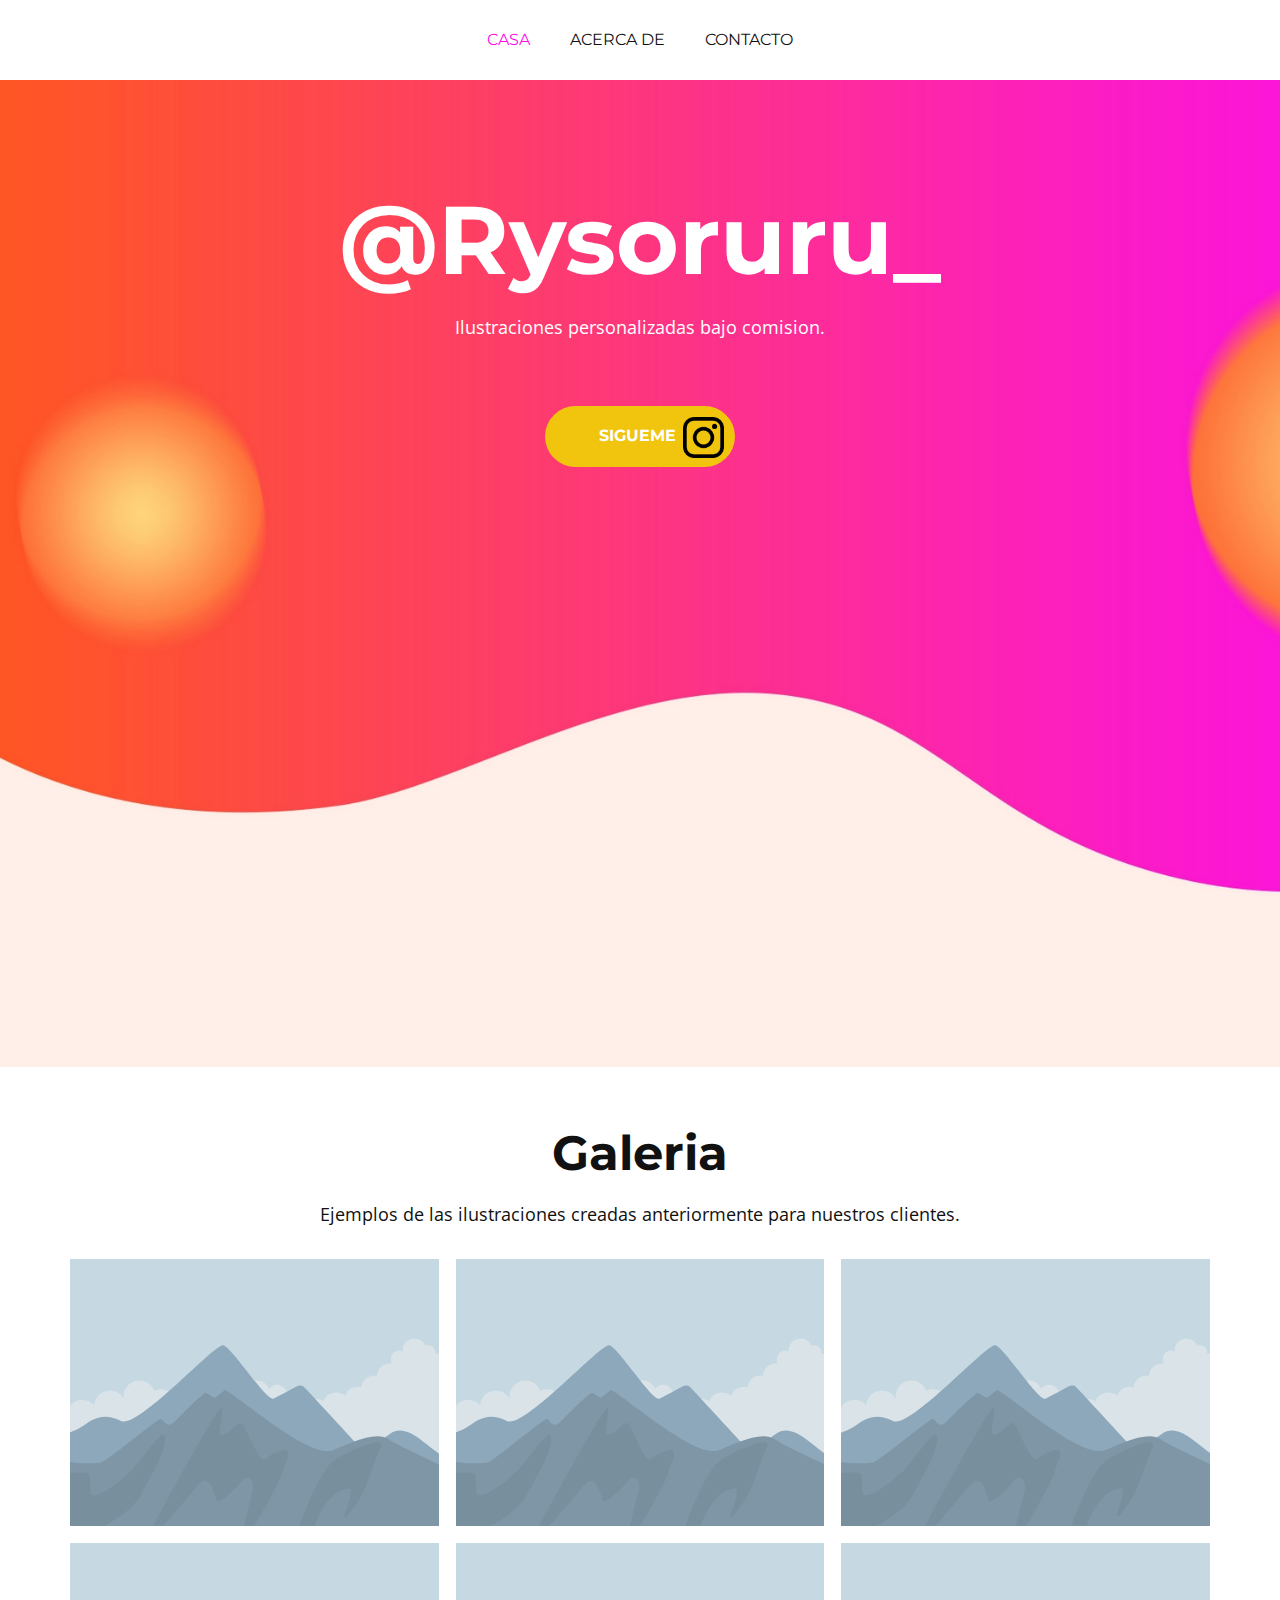
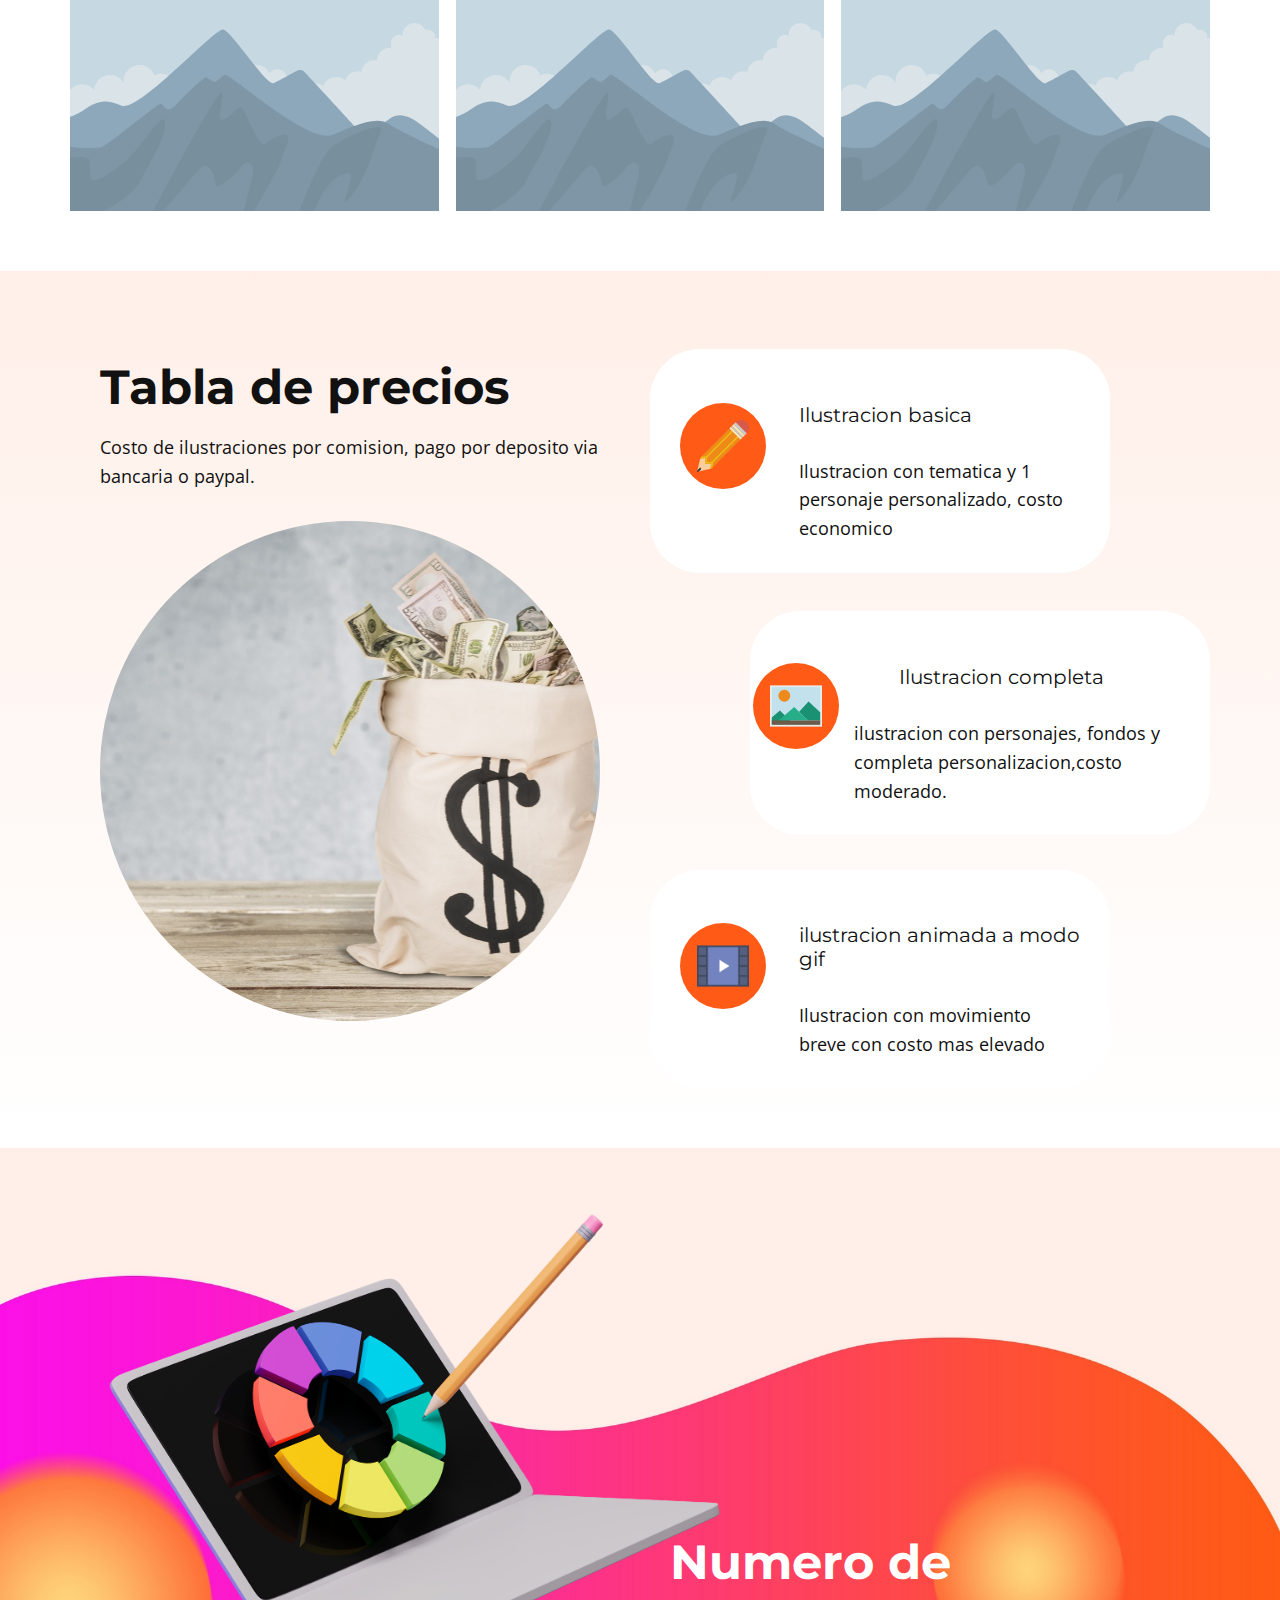
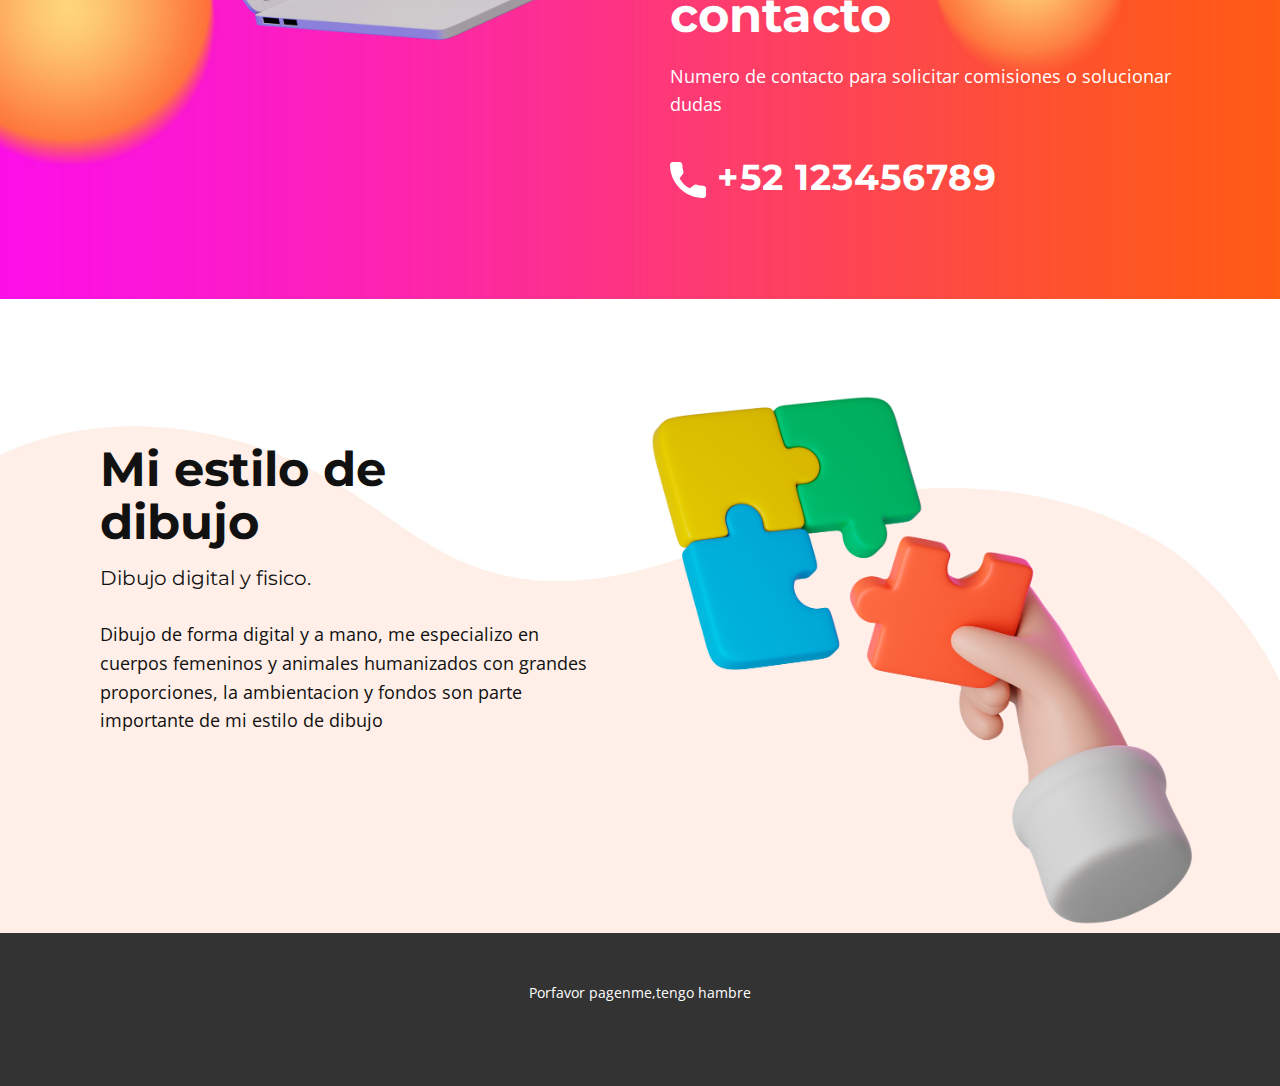
<file: Casa.html>
<!DOCTYPE html>
<html style="font-size: 16px;" lang="es"><head>
    <meta name="viewport" content="width=device-width, initial-scale=1.0">
    <meta charset="utf-8">
    <meta name="keywords" content="​SEO Marketing Services, ​Boosts Your Website Traffic, ​Let’s work together, ​What We Offer, What our clients say, ​Our Case Studies, Get in Touch">
    <meta name="description" content="">
    <title>Casa</title>
    <link rel="stylesheet" href="nicepage.css" media="screen">
<link rel="stylesheet" href="Casa.css" media="screen">
    <script class="u-script" type="text/javascript" src="jquery.js" defer=""></script>
    <script class="u-script" type="text/javascript" src="nicepage.js" defer=""></script>
    <meta name="generator" content="Nicepage 5.6.2, nicepage.com">
    <link id="u-theme-google-font" rel="stylesheet" href="https://fonts.googleapis.com/css?family=Roboto:100,100i,300,300i,400,400i,500,500i,700,700i,900,900i|Open+Sans:300,300i,400,400i,500,500i,600,600i,700,700i,800,800i">
    <link id="u-page-google-font" rel="stylesheet" href="https://fonts.googleapis.com/css?family=Montserrat:100,100i,200,200i,300,300i,400,400i,500,500i,600,600i,700,700i,800,800i,900,900i">
    
    
    
    
    
    
    <script type="application/ld+json">{
		"@context": "http://schema.org",
		"@type": "Organization",
		"name": ""
}</script>
    <meta name="theme-color" content="#fc10e7">
    <meta property="og:title" content="Casa">
    <meta property="og:type" content="website">
  <meta data-intl-tel-input-cdn-path="intlTelInput/"></head>
  <body class="u-body u-xl-mode" data-lang="es"><header class="u-clearfix u-container-align-center u-header u-header" id="sec-1c6a"><div class="u-clearfix u-sheet u-sheet-1">
        <nav class="u-menu u-menu-dropdown u-offcanvas u-menu-1">
          <div class="menu-collapse u-custom-font u-font-montserrat" style="font-size: 1rem; letter-spacing: 0px; text-transform: uppercase;">
            <a class="u-button-style u-custom-left-right-menu-spacing u-custom-padding-bottom u-custom-top-bottom-menu-spacing u-nav-link u-text-active-palette-1-base u-text-hover-palette-2-base" href="#" data-lang-en="{&quot;content&quot;:&quot;<svg class=\&quot;u-svg-link\&quot; viewBox=\&quot;0 0 24 24\&quot;><use xmlns:xlink=\&quot;http://www.w3.org/1999/xlink\&quot; xlink:href=\&quot;#menu-hamburger\&quot;></use></svg><svg class=\&quot;u-svg-content\&quot; version=\&quot;1.1\&quot; id=\&quot;menu-hamburger\&quot; viewBox=\&quot;0 0 16 16\&quot; x=\&quot;0px\&quot; y=\&quot;0px\&quot; xmlns:xlink=\&quot;http://www.w3.org/1999/xlink\&quot; xmlns=\&quot;http://www.w3.org/2000/svg\&quot;>    <g>        <rect y=\&quot;1\&quot; width=\&quot;16\&quot; height=\&quot;2\&quot;></rect>        <rect y=\&quot;7\&quot; width=\&quot;16\&quot; height=\&quot;2\&quot;></rect>        <rect y=\&quot;13\&quot; width=\&quot;16\&quot; height=\&quot;2\&quot;></rect>    </g></svg>&quot;,&quot;href&quot;:&quot;#&quot;}">
              <svg class="u-svg-link" viewBox="0 0 24 24"><use xmlns:xlink="http://www.w3.org/1999/xlink" xlink:href="#menu-hamburger"></use></svg>
              <svg class="u-svg-content" version="1.1" id="menu-hamburger" viewBox="0 0 16 16" x="0px" y="0px" xmlns:xlink="http://www.w3.org/1999/xlink" xmlns="http://www.w3.org/2000/svg"><g><rect y="1" width="16" height="2"></rect><rect y="7" width="16" height="2"></rect><rect y="13" width="16" height="2"></rect>
</g></svg>
            </a>
          </div>
          <div class="u-nav-container">
            <ul class="u-custom-font u-font-montserrat u-nav u-unstyled u-nav-1"><li class="u-nav-item"><a class="u-button-style u-nav-link u-text-active-palette-1-base u-text-hover-palette-2-base" href="Casa.html" style="padding: 10px 20px;" data-lang-en="{&quot;content&quot;:&quot;Casa&quot;,&quot;href&quot;:&quot;Casa.html&quot;}">Casa</a>
</li><li class="u-nav-item"><a class="u-button-style u-nav-link u-text-active-palette-1-base u-text-hover-palette-2-base" href="Acerca-de.html" style="padding: 10px 20px;" data-lang-en="{&quot;content&quot;:&quot;Acerca de&quot;,&quot;href&quot;:&quot;Acerca-de.html&quot;}">Acerca de</a>
</li><li class="u-nav-item"><a class="u-button-style u-nav-link u-text-active-palette-1-base u-text-hover-palette-2-base" href="Contacto.html" style="padding: 10px 20px;" data-lang-en="{&quot;content&quot;:&quot;Contacto&quot;,&quot;href&quot;:&quot;Contacto.html&quot;}">Contacto</a>
</li></ul>
          </div>
          <div class="u-nav-container-collapse">
            <div class="u-black u-container-style u-inner-container-layout u-opacity u-opacity-95 u-sidenav">
              <div class="u-inner-container-layout u-sidenav-overflow">
                <div class="u-menu-close"></div>
                <ul class="u-align-center u-nav u-popupmenu-items u-unstyled u-nav-2"><li class="u-nav-item"><a class="u-button-style u-nav-link" href="Casa.html" data-lang-en="{&quot;content&quot;:&quot;Casa&quot;,&quot;href&quot;:&quot;Casa.html&quot;}">Casa</a>
</li><li class="u-nav-item"><a class="u-button-style u-nav-link" href="Acerca-de.html" data-lang-en="{&quot;content&quot;:&quot;Acerca de&quot;,&quot;href&quot;:&quot;Acerca-de.html&quot;}">Acerca de</a>
</li><li class="u-nav-item"><a class="u-button-style u-nav-link" href="Contacto.html" data-lang-en="{&quot;content&quot;:&quot;Contacto&quot;,&quot;href&quot;:&quot;Contacto.html&quot;}">Contacto</a>
</li></ul>
              </div>
            </div>
            <div class="u-black u-menu-overlay u-opacity u-opacity-70"></div>
          </div>
        </nav>
      </div></header>
    <section class="u-clearfix u-image u-section-1" id="sec-e460" data-image-width="2008" data-image-height="1205">
      <div class="u-clearfix u-sheet u-valign-middle-sm u-sheet-1">
        <h1 class="u-align-center u-text u-text-body-alt-color u-text-1" data-lang-en="​SEO Marketing Services"> @Rysoruru_</h1>
        <p class="u-align-center u-text u-text-body-alt-color u-text-default u-text-2" data-lang-en="Sample text. Click to select the Text Element.">Ilustraciones personalizadas bajo comision.</p>
        <a href="https://www.youtube.com/watch?v=YwonxZP7y1o" class="u-align-left u-border-none u-btn u-button-style u-palette-3-base u-text-body-alt-color u-btn-1" data-lang-en="{&quot;content&quot;:&quot;start now&quot;,&quot;href&quot;:&quot;https://www.youtube.com/watch?v=YwonxZP7y1o&quot;}">Sigueme&nbsp;</a>
        <img class="u-image u-image-default u-preserve-proportions u-image-1" src="images/87390.png" alt="" data-image-width="512" data-image-height="512">
      </div>
    </section>
    <section class="u-align-center u-clearfix u-section-2" id="sec-000f">
      <div class="u-clearfix u-sheet u-valign-middle u-sheet-1">
        <h2 class="u-text u-text-default u-text-1">Galeria</h2>
        <p class="u-text u-text-2">Ejemplos de las ilustraciones creadas anteriormente para nuestros clientes.</p>
        <div class="u-expanded-width u-gallery u-layout-grid u-lightbox u-show-text-on-hover u-gallery-1">
          <div class="u-gallery-inner u-gallery-inner-1">
            <div class="u-effect-fade u-gallery-item">
              <div class="u-back-slide">
                <img class="u-back-image u-expanded" src="[data-uri]">
              </div>
              <div class="u-over-slide u-shading u-over-slide-1">
                <h3 class="u-gallery-heading"></h3>
                <p class="u-gallery-text"></p>
              </div>
            </div>
            <div class="u-effect-fade u-gallery-item">
              <div class="u-back-slide">
                <img class="u-back-image u-expanded" src="[data-uri]">
              </div>
              <div class="u-over-slide u-shading u-over-slide-2">
                <h3 class="u-gallery-heading"></h3>
                <p class="u-gallery-text"></p>
              </div>
            </div>
            <div class="u-effect-fade u-gallery-item">
              <div class="u-back-slide">
                <img class="u-back-image u-expanded" src="[data-uri]">
              </div>
              <div class="u-over-slide u-shading u-over-slide-3">
                <h3 class="u-gallery-heading"></h3>
                <p class="u-gallery-text"></p>
              </div>
            </div>
            <div class="u-effect-fade u-gallery-item">
              <div class="u-back-slide">
                <img class="u-back-image u-expanded" src="[data-uri]">
              </div>
              <div class="u-over-slide u-shading u-over-slide-4">
                <h3 class="u-gallery-heading"></h3>
                <p class="u-gallery-text"></p>
              </div>
            </div>
            <div class="u-effect-fade u-gallery-item">
              <div class="u-back-slide">
                <img class="u-back-image u-expanded" src="[data-uri]">
              </div>
              <div class="u-over-slide u-shading u-over-slide-5">
                <h3 class="u-gallery-heading"></h3>
                <p class="u-gallery-text"></p>
              </div>
            </div>
            <div class="u-effect-fade u-gallery-item">
              <div class="u-back-slide">
                <img class="u-back-image u-expanded" src="[data-uri]">
              </div>
              <div class="u-over-slide u-shading u-over-slide-6">
                <h3 class="u-gallery-heading"></h3>
                <p class="u-gallery-text"></p>
              </div>
            </div>
          </div>
        </div>
      </div>
    </section>
    <section class="u-clearfix u-gradient u-section-3" id="sec-bde7">
      <div class="u-clearfix u-sheet u-sheet-1">
        <div class="u-clearfix u-expanded-width u-gutter-20 u-layout-wrap u-layout-wrap-1">
          <div class="u-layout">
            <div class="u-layout-row">
              <div class="u-size-30">
                <div class="u-layout-col">
                  <div class="u-container-style u-layout-cell u-size-60 u-layout-cell-1">
                    <div class="u-container-layout u-container-layout-1">
                      <h2 class="u-text u-text-default u-text-1" data-lang-en="​What We Offer">Tabla de precios</h2>
                      <p class="u-text u-text-default u-text-2" data-lang-en="​Delectus recteque has ne, no pro tation commodo. Ea libris utamur vix, in sumo augue soluta vis. Image from <a href=&quot;https://freepik.com&quot; class=&quot;u-active-none u-border-none u-btn u-button-link u-button-style u-hover-none u-none u-text-palette-1-base u-block-e173-20&quot; style=&quot;background-image: none; padding-top: 0; padding-bottom: 0; padding-left: 0; padding-right: 0&quot;>Freepik</a>">Costo de ilustraciones por comision, pago por deposito via bancaria o paypal.</p>
                      <div class="u-expanded-width u-image u-image-circle u-preserve-proportions u-image-1" alt="" data-image-width="4275" data-image-height="3000">
                        <div class="u-preserve-proportions-child" style="padding-top: 100%;"></div>
                      </div>
                    </div>
                  </div>
                </div>
              </div>
              <div class="u-size-30">
                <div class="u-layout-col">
                  <div class="u-container-style u-layout-cell u-size-20 u-layout-cell-2">
                    <div class="u-container-layout u-container-layout-2">
                      <div class="u-container-style u-group u-radius-50 u-shape-round u-white u-group-1">
                        <div class="u-container-layout u-valign-middle-md u-valign-middle-sm u-container-layout-3"><span class="u-icon u-icon-circle u-palette-2-base u-icon-1"><svg class="u-svg-link" preserveAspectRatio="xMidYMin slice" viewBox="0 0 53.255 53.255" style=""><use xmlns:xlink="http://www.w3.org/1999/xlink" xlink:href="#svg-d843"></use></svg><svg class="u-svg-content" viewBox="0 0 53.255 53.255" x="0px" y="0px" id="svg-d843" style="enable-background:new 0 0 53.255 53.255;"><path style="fill:#D75A4A;" d="M39.598,2.343c3.124-3.124,8.19-3.124,11.314,0s3.124,8.19,0,11.314L39.598,2.343z"></path><polygon style="fill:#ED8A19;" points="42.426,17.899 16.512,43.814 15.982,48.587 44.548,20.02 44.548,20.02 "></polygon><polygon style="fill:#ED8A19;" points="10.325,42.93 15.098,42.4 41.012,16.485 36.77,12.243 10.855,38.157 "></polygon><polygon style="fill:#ED8A19;" points="35.356,10.829 33.234,8.707 33.234,8.707 4.668,37.273 9.441,36.743 "></polygon><polygon style="fill:#C7CAC7;" points="48.79,15.778 48.79,15.778 50.912,13.657 39.598,2.343 37.476,4.465 37.477,4.465 "></polygon><polygon style="fill:#C7CAC7;" points="36.062,5.879 36.062,5.879 34.648,7.293 34.648,7.293 45.962,18.606 45.962,18.606 
	47.376,17.192 47.376,17.192 "></polygon><path style="fill:#FBCE9D;" d="M14.424,44.488l-5.122,0.569c-0.036,0.004-0.073,0.006-0.109,0.006c0,0-0.001,0-0.001,0H9.192H9.192
	c-0.001,0-0.001,0-0.001,0c-0.036,0-0.073-0.002-0.109-0.006c-0.039-0.004-0.071-0.026-0.108-0.035
	c-0.072-0.017-0.141-0.035-0.207-0.067c-0.05-0.024-0.093-0.053-0.138-0.084c-0.057-0.04-0.109-0.083-0.157-0.134
	c-0.038-0.04-0.069-0.081-0.1-0.127c-0.038-0.057-0.069-0.116-0.095-0.181c-0.022-0.054-0.038-0.107-0.05-0.165
	c-0.007-0.032-0.024-0.059-0.028-0.092c-0.004-0.038,0.01-0.073,0.01-0.11c0-0.038-0.014-0.072-0.01-0.11l0.569-5.122l-5.122,0.569
	c-0.037,0.004-0.075,0.006-0.111,0.006c-0.079,0-0.152-0.024-0.227-0.042L0.442,51.399l2.106-2.106c0.391-0.391,1.023-0.391,1.414,0
	s0.391,1.023,0,1.414l-2.106,2.106l12.03-2.864c-0.026-0.109-0.043-0.222-0.03-0.339L14.424,44.488z"></path><path style="fill:#38454F;" d="M3.962,49.293c-0.391-0.391-1.023-0.391-1.414,0l-2.106,2.106L0,53.255l1.856-0.442l2.106-2.106
	C4.352,50.316,4.352,49.684,3.962,49.293z"></path><polygon style="fill:#F2ECBF;" points="48.79,15.778 37.477,4.465 37.476,4.465 36.062,5.879 36.062,5.879 47.376,17.192 
	47.376,17.192 48.79,15.778 "></polygon><path style="fill:#EBBA16;" d="M41.012,16.485L15.098,42.4l-4.773,0.53l0.53-4.773L36.77,12.243l-1.414-1.414L9.441,36.743
	l-4.773,0.53l-1.133,1.133l-0.228,0.957c0.075,0.018,0.147,0.042,0.227,0.042c0.036,0,0.074-0.002,0.111-0.006l5.122-0.569
	l-0.569,5.122c-0.004,0.038,0.01,0.073,0.01,0.11c0,0.038-0.014,0.072-0.01,0.11c0.004,0.033,0.021,0.06,0.028,0.092
	c0.012,0.057,0.029,0.112,0.05,0.165c0.026,0.064,0.057,0.124,0.095,0.181c0.03,0.045,0.063,0.088,0.1,0.127
	c0.047,0.05,0.1,0.094,0.157,0.134c0.044,0.031,0.089,0.061,0.138,0.084c0.065,0.031,0.135,0.05,0.207,0.067
	c0.038,0.009,0.069,0.03,0.108,0.035c0.036,0.004,0.072,0.006,0.109,0.006h0.001h0h0.001h0.001c0,0,0.001,0,0.001,0h0
	c0.035,0,0.072-0.002,0.109-0.006l5.122-0.569l-0.569,5.122c-0.013,0.118,0.004,0.23,0.03,0.339l0.963-0.229l1.133-1.132l0.53-4.773
	l25.914-25.915L41.012,16.485z"></path><polygon style="fill:#F2ECBF;" points="45.962,18.606 34.648,7.293 34.648,7.293 33.234,8.707 33.234,8.707 35.356,10.829 
	36.77,12.243 41.012,16.485 42.426,17.899 44.548,20.02 44.548,20.02 45.962,18.606 "></polygon></svg></span>
                          <h5 class="u-text u-text-default-lg u-text-default-xl u-text-3" data-lang-en="consulting">Ilustracion basica</h5>
                          <p class="u-text u-text-4" data-lang-en="Sample text. Click to select the Text Element.">Ilustracion con tematica y 1 personaje personalizado, costo economico&nbsp;</p>
                        </div>
                      </div>
                    </div>
                  </div>
                  <div class="u-container-align-right u-container-style u-layout-cell u-size-20 u-layout-cell-3">
                    <div class="u-container-layout u-container-layout-4">
                      <div class="u-container-style u-group u-radius-50 u-shape-round u-white u-group-2">
                        <div class="u-container-layout u-container-layout-5"><span class="u-icon u-icon-circle u-palette-2-base u-icon-2"><svg class="u-svg-link" preserveAspectRatio="xMidYMin slice" viewBox="0 0 58 58" style=""><use xmlns:xlink="http://www.w3.org/1999/xlink" xlink:href="#svg-a8af"></use></svg><svg class="u-svg-content" viewBox="0 0 58 58" x="0px" y="0px" id="svg-a8af" style="enable-background:new 0 0 58 58;"><rect x="1" y="7" style="fill:#C3E1ED;stroke:#E7ECED;stroke-width:2;stroke-miterlimit:10;" width="56" height="44"></rect><circle style="fill:#ED8A19;" cx="16" cy="17.569" r="6.569"></circle><polygon style="fill:#1A9172;" points="56,36.111 55,35 43,24 32.5,35.5 37.983,40.983 42,45 56,45 "></polygon><polygon style="fill:#1A9172;" points="2,49 26,49 21.983,44.983 11.017,34.017 2,41.956 "></polygon><rect x="2" y="45" style="fill:#6B5B4B;" width="54" height="5"></rect><polygon style="fill:#25AE88;" points="37.983,40.983 27.017,30.017 10,45 42,45 "></polygon></svg></span>
                          <h5 class="u-text u-text-default-lg u-text-default-xl u-text-5" data-lang-en="production">Ilustracion completa</h5>
                          <p class="u-text u-text-6" data-lang-en="Sample text. Click to select the Text Element.">ilustracion con personajes, fondos y completa personalizacion,costo moderado.</p>
                        </div>
                      </div>
                    </div>
                  </div>
                  <div class="u-container-style u-layout-cell u-size-20 u-layout-cell-4">
                    <div class="u-container-layout u-valign-bottom-lg u-valign-bottom-xl u-container-layout-6">
                      <div class="u-container-style u-group u-radius-50 u-shape-round u-white u-group-3">
                        <div class="u-container-layout u-valign-bottom-lg u-valign-bottom-md u-valign-bottom-sm u-valign-bottom-xl u-container-layout-7"><span class="u-file-icon u-icon u-icon-circle u-palette-2-base u-icon-3"><img src="images/148709.png" alt=""></span>
                          <h5 class="u-text u-text-default-lg u-text-default-xl u-text-7" data-lang-en="support">ilustracion animada a modo gif</h5>
                          <p class="u-text u-text-8" data-lang-en="Sample text. Click to select the Text Element.">Ilustracion con movimiento breve con costo mas elevado</p>
                        </div>
                      </div>
                    </div>
                  </div>
                </div>
              </div>
            </div>
          </div>
        </div>
      </div>
    </section>
    <section class="u-clearfix u-container-align-center u-image u-section-4" id="sec-a3a3" data-image-width="2008" data-image-height="1205">
      <div class="u-clearfix u-sheet u-valign-middle-lg u-valign-middle-md u-valign-middle-xl u-sheet-1">
        <div class="u-clearfix u-expanded-width u-layout-wrap u-layout-wrap-1">
          <div class="u-layout">
            <div class="u-layout-row">
              <div class="u-container-style u-layout-cell u-size-30 u-layout-cell-1">
                <div class="u-container-layout u-container-layout-1">
                  <img class="u-expanded-width-sm u-expanded-width-xs u-image u-image-contain u-image-default u-image-1" src="images/17879734_5883631.png" alt="" data-image-width="1500" data-image-height="1065">
                </div>
              </div>
              <div class="u-container-style u-layout-cell u-size-30 u-layout-cell-2">
                <div class="u-container-layout u-valign-bottom u-container-layout-2">
                  <h2 class="u-text u-text-body-alt-color u-text-default u-text-1" data-lang-en="​Let’s work together"> Numero de contacto</h2>
                  <p class="u-text u-text-body-alt-color u-text-default u-text-2" data-lang-en="​Delectus recteque has ne, no pro tation commodo. Ea libris utamur vix, in sumo augue soluta vis.">Numero de contacto para solicitar comisiones o solucionar dudas</p>
                  <a href="https://nicepage.com/c/medicine-science-html-templates" class="u-active-none u-btn u-button-style u-hover-none u-none u-text-body-alt-color u-text-hover-palette-3-light-3 u-btn-1" data-lang-en="{&quot;content&quot;:&quot;​<span class=\&quot;u-icon u-text-white\&quot; style=\&quot;\&quot;><svg xmlns=\&quot;http://www.w3.org/2000/svg\&quot; xmlns:xlink=\&quot;http://www.w3.org/1999/xlink\&quot; version=\&quot;1.1\&quot; xml:space=\&quot;preserve\&quot; class=\&quot;u-svg-content\&quot; viewBox=\&quot;0 0 405.333 405.333\&quot; x=\&quot;0px\&quot; y=\&quot;0px\&quot; style=\&quot;width: 1em; height: 1em;\&quot; data-color=\&quot;#000000\&quot;><path d=\&quot;M373.333,266.88c-25.003,0-49.493-3.904-72.704-11.563c-11.328-3.904-24.192-0.896-31.637,6.699l-46.016,34.752    c-52.8-28.181-86.592-61.952-114.389-114.368l33.813-44.928c8.512-8.512,11.563-20.971,7.915-32.64    C142.592,81.472,138.667,56.96,138.667,32c0-17.643-14.357-32-32-32H32C14.357,0,0,14.357,0,32    c0,205.845,167.488,373.333,373.333,373.333c17.643,0,32-14.357,32-32V298.88C405.333,281.237,390.976,266.88,373.333,266.88z\&quot;></path></svg><img></span>&amp;nbsp;+1 (234) 567-8910&quot;,&quot;href&quot;:&quot;https://nicepage.com/c/medicine-science-html-templates&quot;}"><span class="u-icon u-text-white"><svg class="u-svg-content" viewBox="0 0 405.333 405.333" x="0px" y="0px" style="width: 1em; height: 1em;"><path d="M373.333,266.88c-25.003,0-49.493-3.904-72.704-11.563c-11.328-3.904-24.192-0.896-31.637,6.699l-46.016,34.752    c-52.8-28.181-86.592-61.952-114.389-114.368l33.813-44.928c8.512-8.512,11.563-20.971,7.915-32.64    C142.592,81.472,138.667,56.96,138.667,32c0-17.643-14.357-32-32-32H32C14.357,0,0,14.357,0,32    c0,205.845,167.488,373.333,373.333,373.333c17.643,0,32-14.357,32-32V298.88C405.333,281.237,390.976,266.88,373.333,266.88z"></path></svg><img></span>&nbsp;+52 123456789
                  </a>
                </div>
              </div>
            </div>
          </div>
        </div>
      </div>
    </section>
    <section class="u-clearfix u-container-align-center u-image u-section-5" id="sec-3349" data-image-width="2008" data-image-height="1205">
      <div class="u-clearfix u-sheet u-valign-bottom-lg u-valign-bottom-md u-valign-bottom-xl u-valign-middle-sm u-valign-middle-xs u-sheet-1">
        <div class="u-clearfix u-expanded-width u-layout-wrap u-layout-wrap-1">
          <div class="u-layout">
            <div class="u-layout-row">
              <div class="u-container-style u-layout-cell u-size-30 u-layout-cell-1">
                <div class="u-container-layout u-container-layout-1">
                  <h2 class="u-text u-text-1" data-lang-en="​Boosts Your Website Traffic">Mi estilo de dibujo</h2>
                  <h4 class="u-text u-text-default u-text-2" data-lang-en="​Delectus recteque has ne, no pro tation commodo. Ea libris utamur vix, in sumo augue soluta vis.">Dibujo digital y fisico.</h4>
                  <p class="u-text u-text-3" data-lang-en="​​Amet luctus venenatis lectus magna fringilla urna porttitor rhoncus dolor. A lacus vestibulum sed arcu non. Dolor magna eget est lorem ipsum dolor sit amet consectetur. Mauris pellentesque pulvinar pellentesque habitant morbi tristique senectus. Image from <a href=&quot;https://freepik.com&quot; class=&quot;u-active-none u-border-none u-btn u-button-link u-button-style u-hover-none u-none u-text-palette-1-base u-block-829d-12&quot; style=&quot;background-image: none; padding-top: 0; padding-bottom: 0; padding-left: 0; padding-right: 0&quot;>Freepik</a>">Dibujo de forma digital y a mano, me especializo en cuerpos femeninos y animales humanizados con grandes proporciones, la ambientacion y fondos son parte importante de mi estilo de dibujo</p>
                </div>
              </div>
              <div class="u-container-style u-layout-cell u-size-30 u-layout-cell-2">
                <div class="u-container-layout u-container-layout-2">
                  <img class="u-expanded-width u-image u-image-contain u-image-default u-image-1" src="images/16691741_5799687.png" alt="" data-image-width="1300" data-image-height="1261">
                </div>
              </div>
            </div>
          </div>
        </div>
      </div>
    </section>
    
    
    <footer class="u-align-center u-clearfix u-footer u-grey-80 u-footer" id="sec-da6d"><div class="u-clearfix u-sheet u-sheet-1">
      <p class="u-small-text u-text u-text-variant u-text-1" data-lang-en="Sample text. Click to select the Text Element.">Porfavor pagenme,tengo hambre</p>
    </div></footer>
  <section class="u-backlink u-clearfix u-grey-80">
 
  </section>
  
</body></html>
</file>
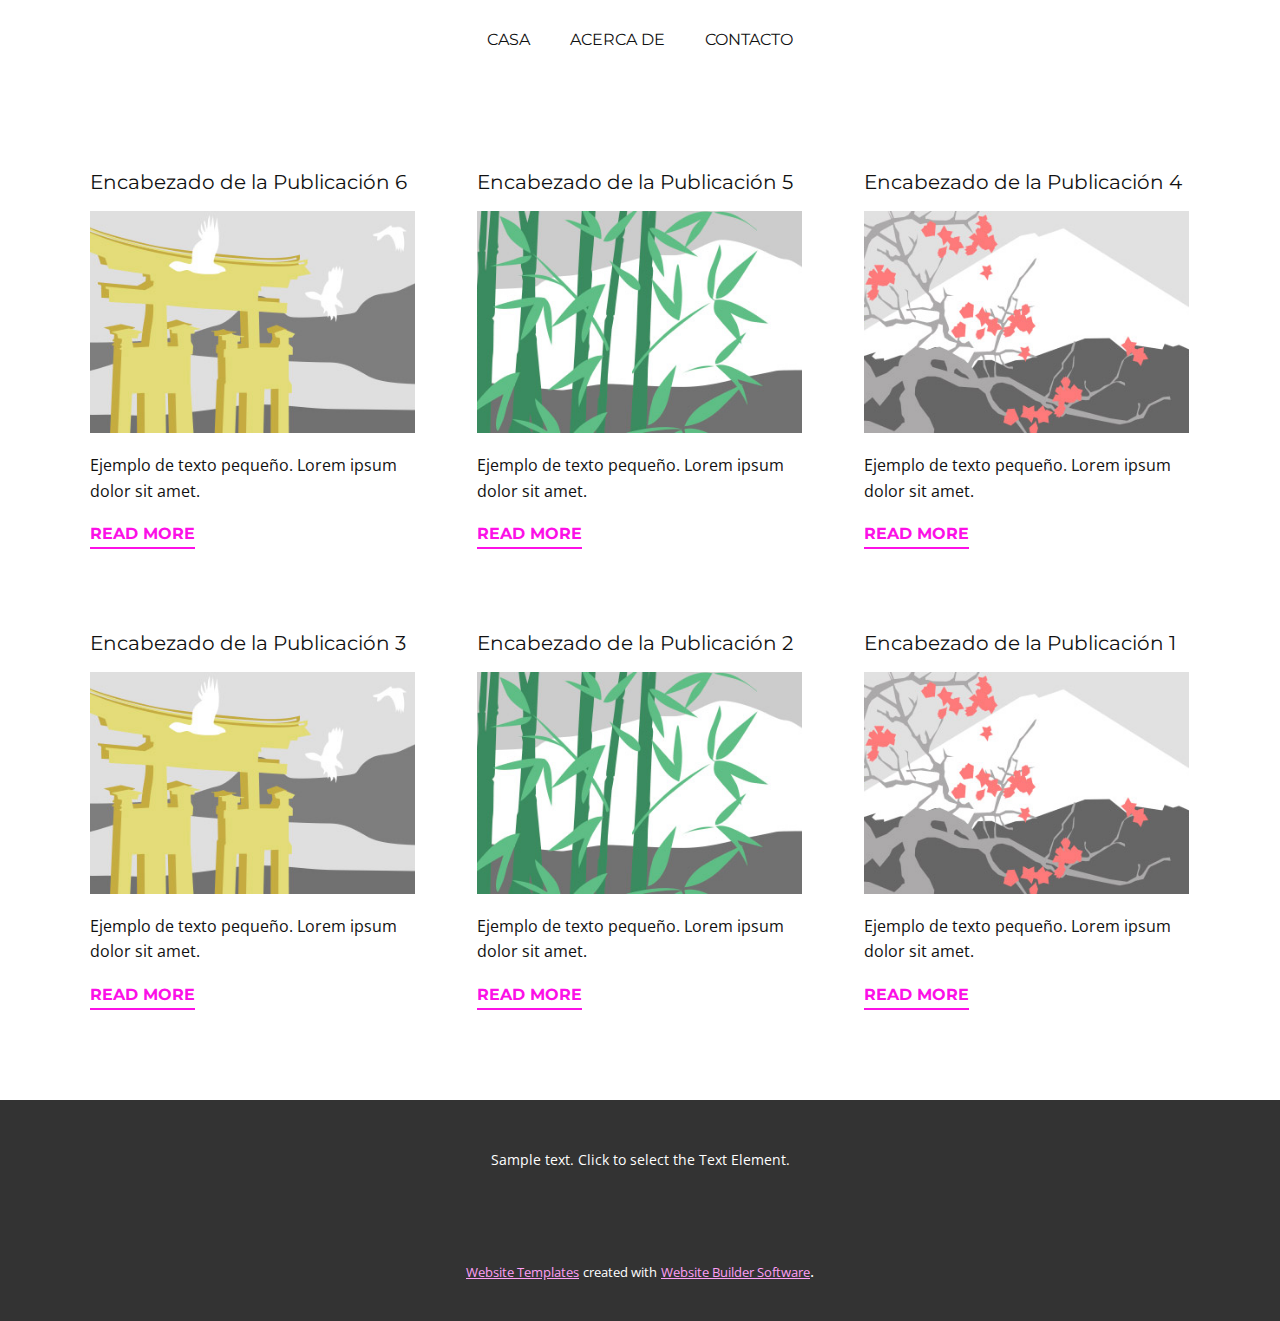
<file: blog/blog.html>
<!DOCTYPE html>
<html style="font-size: 16px;" lang="es"><head>
    <meta name="viewport" content="width=device-width, initial-scale=1.0">
    <meta charset="utf-8">
    <meta name="keywords" content="">
    <meta name="description" content="">
    <title>Blog Template</title>
    <link rel="stylesheet" href="../nicepage.css" media="screen">
<link rel="stylesheet" href="../Blog-Template.css" media="screen">
    <script class="u-script" type="text/javascript" src="../jquery.js" defer=""></script>
    <script class="u-script" type="text/javascript" src="../nicepage.js" defer=""></script>
    <meta name="generator" content="Nicepage 5.6.2, nicepage.com">
    <link id="u-theme-google-font" rel="stylesheet" href="https://fonts.googleapis.com/css?family=Roboto:100,100i,300,300i,400,400i,500,500i,700,700i,900,900i|Open+Sans:300,300i,400,400i,500,500i,600,600i,700,700i,800,800i">
    <link id="u-page-google-font" rel="stylesheet" href="https://fonts.googleapis.com/css?family=Montserrat:100,100i,200,200i,300,300i,400,400i,500,500i,600,600i,700,700i,800,800i,900,900i">
    
    
    <script type="application/ld+json">{
		"@context": "http://schema.org",
		"@type": "Organization",
		"name": ""
}</script>
    <meta name="theme-color" content="#fc10e7">
  <meta data-intl-tel-input-cdn-path="intlTelInput/"></head>
  <body class="u-body u-xl-mode" data-lang="es"><header class="u-clearfix u-container-align-center u-header u-header" id="sec-1c6a"><div class="u-clearfix u-sheet u-sheet-1">
        <nav class="u-menu u-menu-dropdown u-offcanvas u-menu-1">
          <div class="menu-collapse u-custom-font u-font-montserrat" style="font-size: 1rem; letter-spacing: 0px; text-transform: uppercase;">
            <a class="u-button-style u-custom-left-right-menu-spacing u-custom-padding-bottom u-custom-top-bottom-menu-spacing u-nav-link u-text-active-palette-1-base u-text-hover-palette-2-base" href="#" data-lang-en="{&quot;content&quot;:&quot;<svg class=\&quot;u-svg-link\&quot; viewBox=\&quot;0 0 24 24\&quot;><use xmlns:xlink=\&quot;http://www.w3.org/1999/xlink\&quot; xlink:href=\&quot;#menu-hamburger\&quot;></use></svg><svg class=\&quot;u-svg-content\&quot; version=\&quot;1.1\&quot; id=\&quot;menu-hamburger\&quot; viewBox=\&quot;0 0 16 16\&quot; x=\&quot;0px\&quot; y=\&quot;0px\&quot; xmlns:xlink=\&quot;http://www.w3.org/1999/xlink\&quot; xmlns=\&quot;http://www.w3.org/2000/svg\&quot;>    <g>        <rect y=\&quot;1\&quot; width=\&quot;16\&quot; height=\&quot;2\&quot;></rect>        <rect y=\&quot;7\&quot; width=\&quot;16\&quot; height=\&quot;2\&quot;></rect>        <rect y=\&quot;13\&quot; width=\&quot;16\&quot; height=\&quot;2\&quot;></rect>    </g></svg>&quot;,&quot;href&quot;:&quot;#&quot;}">
              <svg class="u-svg-link" viewBox="0 0 24 24"><use xmlns:xlink="http://www.w3.org/1999/xlink" xlink:href="#menu-hamburger"></use></svg>
              <svg class="u-svg-content" version="1.1" id="menu-hamburger" viewBox="0 0 16 16" x="0px" y="0px" xmlns:xlink="http://www.w3.org/1999/xlink" xmlns="http://www.w3.org/2000/svg"><g><rect y="1" width="16" height="2"></rect><rect y="7" width="16" height="2"></rect><rect y="13" width="16" height="2"></rect>
</g></svg>
            </a>
          </div>
          <div class="u-nav-container">
            <ul class="u-custom-font u-font-montserrat u-nav u-unstyled u-nav-1"><li class="u-nav-item"><a class="u-button-style u-nav-link u-text-active-palette-1-base u-text-hover-palette-2-base" href="../Casa.html" style="padding: 10px 20px;" data-lang-en="{&quot;content&quot;:&quot;Casa&quot;,&quot;href&quot;:&quot;Casa.html&quot;}">Casa</a>
</li><li class="u-nav-item"><a class="u-button-style u-nav-link u-text-active-palette-1-base u-text-hover-palette-2-base" href="../Acerca-de.html" style="padding: 10px 20px;" data-lang-en="{&quot;content&quot;:&quot;Acerca de&quot;,&quot;href&quot;:&quot;Acerca-de.html&quot;}">Acerca de</a>
</li><li class="u-nav-item"><a class="u-button-style u-nav-link u-text-active-palette-1-base u-text-hover-palette-2-base" href="../Contacto.html" style="padding: 10px 20px;" data-lang-en="{&quot;content&quot;:&quot;Contacto&quot;,&quot;href&quot;:&quot;Contacto.html&quot;}">Contacto</a>
</li></ul>
          </div>
          <div class="u-nav-container-collapse">
            <div class="u-black u-container-style u-inner-container-layout u-opacity u-opacity-95 u-sidenav">
              <div class="u-inner-container-layout u-sidenav-overflow">
                <div class="u-menu-close"></div>
                <ul class="u-align-center u-nav u-popupmenu-items u-unstyled u-nav-2"><li class="u-nav-item"><a class="u-button-style u-nav-link" href="../Casa.html" data-lang-en="{&quot;content&quot;:&quot;Casa&quot;,&quot;href&quot;:&quot;Casa.html&quot;}">Casa</a>
</li><li class="u-nav-item"><a class="u-button-style u-nav-link" href="../Acerca-de.html" data-lang-en="{&quot;content&quot;:&quot;Acerca de&quot;,&quot;href&quot;:&quot;Acerca-de.html&quot;}">Acerca de</a>
</li><li class="u-nav-item"><a class="u-button-style u-nav-link" href="../Contacto.html" data-lang-en="{&quot;content&quot;:&quot;Contacto&quot;,&quot;href&quot;:&quot;Contacto.html&quot;}">Contacto</a>
</li></ul>
              </div>
            </div>
            <div class="u-black u-menu-overlay u-opacity u-opacity-70"></div>
          </div>
        </nav>
      </div></header>
    <section class="u-clearfix u-section-1" id="sec-ad76">
      <div class="u-clearfix u-sheet u-valign-middle u-sheet-1"><!--blog--><!--blog_options_json--><!--{"type":"Recent","source":"","tags":"","count":""}--><!--/blog_options_json-->
        <div class="u-blog u-expanded-width u-repeater u-repeater-1"><!--blog_post-->
          <div class="u-blog-post u-container-style u-repeater-item u-white u-repeater-item-1">
            <div class="u-container-layout u-similar-container u-valign-top u-container-layout-1"><!--blog_post_header-->
              <h4 class="u-blog-control u-text u-text-1">
                <a class="u-post-header-link" href="../blog/enviar-5.html">Encabezado de la Publicación 6</a>
              </h4><!--/blog_post_header--><!--blog_post_image-->
              <a class="u-post-header-link" href="../blog/enviar-5.html"><img alt="" class="u-blog-control u-expanded-width u-image u-image-default u-image-1" src="../images/8ad73f3c.jpeg"></a><!--/blog_post_image--><!--blog_post_content-->
              <div class="u-blog-control u-post-content u-text u-text-2 fr-view">Ejemplo de texto pequeño. Lorem ipsum dolor sit amet.</div><!--/blog_post_content--><!--blog_post_readmore-->
              <a href="../blog/enviar-5.html" class="u-blog-control u-border-2 u-border-palette-1-base u-btn u-btn-rectangle u-button-style u-none u-btn-1"><!--blog_post_readmore_content--><!--options_json--><!--{"content":"Read More","defaultValue":"Lee mas"}--><!--/options_json-->Read More<!--/blog_post_readmore_content--></a><!--/blog_post_readmore-->
            </div>
          </div><div class="u-blog-post u-container-style u-repeater-item u-video-cover u-white">
            <div class="u-container-layout u-similar-container u-valign-top u-container-layout-2"><!--blog_post_header-->
              <h4 class="u-blog-control u-text u-text-3">
                <a class="u-post-header-link" href="../blog/enviar-4.html">Encabezado de la Publicación 5</a>
              </h4><!--/blog_post_header--><!--blog_post_image-->
              <a class="u-post-header-link" href="../blog/enviar-4.html"><img alt="" class="u-blog-control u-expanded-width u-image u-image-default u-image-2" src="../images/68f64b9d.jpeg"></a><!--/blog_post_image--><!--blog_post_content-->
              <div class="u-blog-control u-post-content u-text u-text-4 fr-view">Ejemplo de texto pequeño. Lorem ipsum dolor sit amet.</div><!--/blog_post_content--><!--blog_post_readmore-->
              <a href="../blog/enviar-4.html" class="u-blog-control u-border-2 u-border-palette-1-base u-btn u-btn-rectangle u-button-style u-none u-btn-2"><!--blog_post_readmore_content--><!--options_json--><!--{"content":"Read More","defaultValue":"Lee mas"}--><!--/options_json-->Read More<!--/blog_post_readmore_content--></a><!--/blog_post_readmore-->
            </div>
          </div><div class="u-blog-post u-container-style u-repeater-item u-video-cover u-white">
            <div class="u-container-layout u-similar-container u-valign-top u-container-layout-3"><!--blog_post_header-->
              <h4 class="u-blog-control u-text u-text-5">
                <a class="u-post-header-link" href="../blog/enviar-3.html">Encabezado de la Publicación 4</a>
              </h4><!--/blog_post_header--><!--blog_post_image-->
              <a class="u-post-header-link" href="../blog/enviar-3.html"><img alt="" class="u-blog-control u-expanded-width u-image u-image-default u-image-3" src="../images/0fd3416c.jpeg"></a><!--/blog_post_image--><!--blog_post_content-->
              <div class="u-blog-control u-post-content u-text u-text-6 fr-view">Ejemplo de texto pequeño. Lorem ipsum dolor sit amet.</div><!--/blog_post_content--><!--blog_post_readmore-->
              <a href="../blog/enviar-3.html" class="u-blog-control u-border-2 u-border-palette-1-base u-btn u-btn-rectangle u-button-style u-none u-btn-3"><!--blog_post_readmore_content--><!--options_json--><!--{"content":"Read More","defaultValue":"Lee mas"}--><!--/options_json-->Read More<!--/blog_post_readmore_content--></a><!--/blog_post_readmore-->
            </div>
          </div><div class="u-blog-post u-container-style u-repeater-item u-white u-repeater-item-1">
            <div class="u-container-layout u-similar-container u-valign-top u-container-layout-1"><!--blog_post_header-->
              <h4 class="u-blog-control u-text u-text-1">
                <a class="u-post-header-link" href="../blog/enviar-2.html">Encabezado de la Publicación 3</a>
              </h4><!--/blog_post_header--><!--blog_post_image-->
              <a class="u-post-header-link" href="../blog/enviar-2.html"><img alt="" class="u-blog-control u-expanded-width u-image u-image-default u-image-1" src="../images/8ad73f3c.jpeg"></a><!--/blog_post_image--><!--blog_post_content-->
              <div class="u-blog-control u-post-content u-text u-text-2 fr-view">Ejemplo de texto pequeño. Lorem ipsum dolor sit amet.</div><!--/blog_post_content--><!--blog_post_readmore-->
              <a href="../blog/enviar-2.html" class="u-blog-control u-border-2 u-border-palette-1-base u-btn u-btn-rectangle u-button-style u-none u-btn-1"><!--blog_post_readmore_content--><!--options_json--><!--{"content":"Read More","defaultValue":"Lee mas"}--><!--/options_json-->Read More<!--/blog_post_readmore_content--></a><!--/blog_post_readmore-->
            </div>
          </div><div class="u-blog-post u-container-style u-repeater-item u-video-cover u-white">
            <div class="u-container-layout u-similar-container u-valign-top u-container-layout-2"><!--blog_post_header-->
              <h4 class="u-blog-control u-text u-text-3">
                <a class="u-post-header-link" href="../blog/enviar-1.html">Encabezado de la Publicación 2</a>
              </h4><!--/blog_post_header--><!--blog_post_image-->
              <a class="u-post-header-link" href="../blog/enviar-1.html"><img alt="" class="u-blog-control u-expanded-width u-image u-image-default u-image-2" src="../images/68f64b9d.jpeg"></a><!--/blog_post_image--><!--blog_post_content-->
              <div class="u-blog-control u-post-content u-text u-text-4 fr-view">Ejemplo de texto pequeño. Lorem ipsum dolor sit amet.</div><!--/blog_post_content--><!--blog_post_readmore-->
              <a href="../blog/enviar-1.html" class="u-blog-control u-border-2 u-border-palette-1-base u-btn u-btn-rectangle u-button-style u-none u-btn-2"><!--blog_post_readmore_content--><!--options_json--><!--{"content":"Read More","defaultValue":"Lee mas"}--><!--/options_json-->Read More<!--/blog_post_readmore_content--></a><!--/blog_post_readmore-->
            </div>
          </div><div class="u-blog-post u-container-style u-repeater-item u-video-cover u-white">
            <div class="u-container-layout u-similar-container u-valign-top u-container-layout-3"><!--blog_post_header-->
              <h4 class="u-blog-control u-text u-text-5">
                <a class="u-post-header-link" href="../blog/enviar.html">Encabezado de la Publicación 1</a>
              </h4><!--/blog_post_header--><!--blog_post_image-->
              <a class="u-post-header-link" href="../blog/enviar.html"><img alt="" class="u-blog-control u-expanded-width u-image u-image-default u-image-3" src="../images/0fd3416c.jpeg"></a><!--/blog_post_image--><!--blog_post_content-->
              <div class="u-blog-control u-post-content u-text u-text-6 fr-view">Ejemplo de texto pequeño. Lorem ipsum dolor sit amet.</div><!--/blog_post_content--><!--blog_post_readmore-->
              <a href="../blog/enviar.html" class="u-blog-control u-border-2 u-border-palette-1-base u-btn u-btn-rectangle u-button-style u-none u-btn-3"><!--blog_post_readmore_content--><!--options_json--><!--{"content":"Read More","defaultValue":"Lee mas"}--><!--/options_json-->Read More<!--/blog_post_readmore_content--></a><!--/blog_post_readmore-->
            </div>
          </div><!--/blog_post--><!--blog_post-->
          <!--/blog_post--><!--blog_post-->
          <!--/blog_post-->
        </div><!--/blog-->
      </div>
    </section>
    
    
    <footer class="u-align-center u-clearfix u-footer u-grey-80 u-footer" id="sec-da6d"><div class="u-clearfix u-sheet u-sheet-1">
        <p class="u-small-text u-text u-text-variant u-text-1" data-lang-en="Sample text. Click to select the Text Element.">Sample text. Click to select the Text Element.</p>
      </div></footer>
    <section class="u-backlink u-clearfix u-grey-80">
      <a class="u-link" href="https://nicepage.com/website-templates" target="_blank">
        <span>Website Templates</span>
      </a>
      <p class="u-text">
        <span>created with</span>
      </p>
      <a class="u-link" href="" target="_blank">
        <span>Website Builder Software</span>
      </a>. 
    </section>
  
</body></html>
</file>
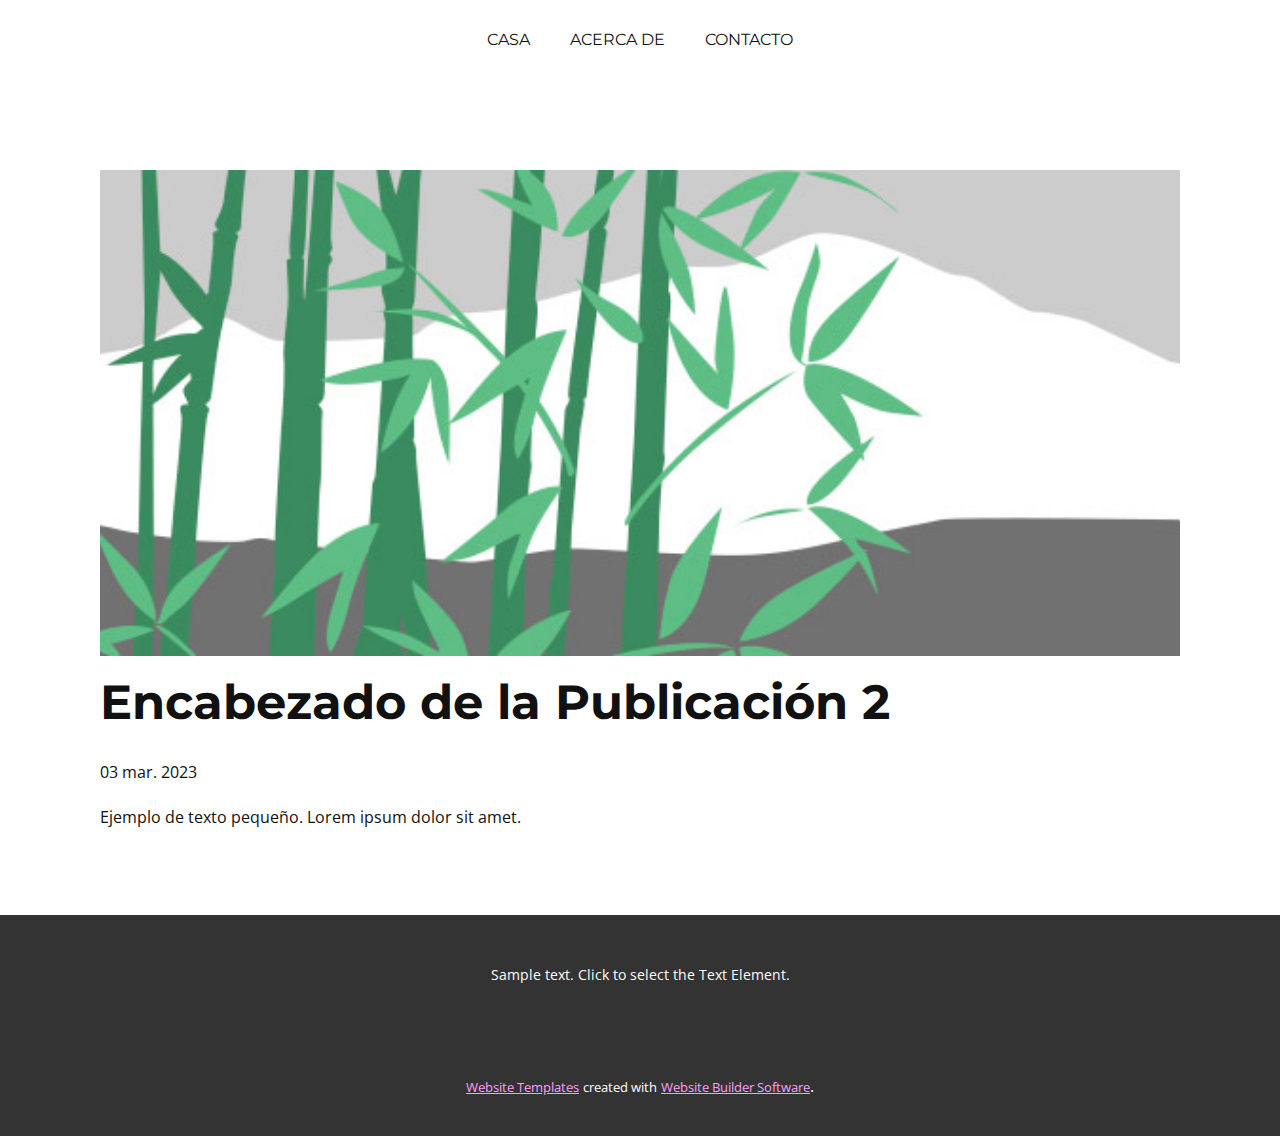
<file: blog/enviar-1.html>
<!DOCTYPE html>
<html style="font-size: 16px;" lang="es"><head>
    <meta name="viewport" content="width=device-width, initial-scale=1.0">
    <meta charset="utf-8">
    <meta name="keywords" content="Encabezado de la Publicación 1">
    <meta name="description" content="">
    <title>Encabezado de la Publicación 2</title>
    <link rel="stylesheet" href="../nicepage.css" media="screen">
<link rel="stylesheet" href="../Post-Template.css" media="screen">
    <script class="u-script" type="text/javascript" src="../jquery.js" defer=""></script>
    <script class="u-script" type="text/javascript" src="../nicepage.js" defer=""></script>
    <meta name="generator" content="Nicepage 5.6.2, nicepage.com">
    <link id="u-theme-google-font" rel="stylesheet" href="https://fonts.googleapis.com/css?family=Roboto:100,100i,300,300i,400,400i,500,500i,700,700i,900,900i|Open+Sans:300,300i,400,400i,500,500i,600,600i,700,700i,800,800i">
    <link id="u-page-google-font" rel="stylesheet" href="https://fonts.googleapis.com/css?family=Montserrat:100,100i,200,200i,300,300i,400,400i,500,500i,600,600i,700,700i,800,800i,900,900i">
    
    
    <script type="application/ld+json">{
		"@context": "http://schema.org",
		"@type": "Organization",
		"name": ""
}</script>
    <meta name="theme-color" content="#fc10e7">
  <meta data-intl-tel-input-cdn-path="intlTelInput/"></head>
  <body class="u-body u-xl-mode" data-lang="es"><header class="u-clearfix u-container-align-center u-header u-header" id="sec-1c6a"><div class="u-clearfix u-sheet u-sheet-1">
        <nav class="u-menu u-menu-dropdown u-offcanvas u-menu-1">
          <div class="menu-collapse u-custom-font u-font-montserrat" style="font-size: 1rem; letter-spacing: 0px; text-transform: uppercase;">
            <a class="u-button-style u-custom-left-right-menu-spacing u-custom-padding-bottom u-custom-top-bottom-menu-spacing u-nav-link u-text-active-palette-1-base u-text-hover-palette-2-base" href="#" data-lang-en="{&quot;content&quot;:&quot;<svg class=\&quot;u-svg-link\&quot; viewBox=\&quot;0 0 24 24\&quot;><use xmlns:xlink=\&quot;http://www.w3.org/1999/xlink\&quot; xlink:href=\&quot;#menu-hamburger\&quot;></use></svg><svg class=\&quot;u-svg-content\&quot; version=\&quot;1.1\&quot; id=\&quot;menu-hamburger\&quot; viewBox=\&quot;0 0 16 16\&quot; x=\&quot;0px\&quot; y=\&quot;0px\&quot; xmlns:xlink=\&quot;http://www.w3.org/1999/xlink\&quot; xmlns=\&quot;http://www.w3.org/2000/svg\&quot;>    <g>        <rect y=\&quot;1\&quot; width=\&quot;16\&quot; height=\&quot;2\&quot;></rect>        <rect y=\&quot;7\&quot; width=\&quot;16\&quot; height=\&quot;2\&quot;></rect>        <rect y=\&quot;13\&quot; width=\&quot;16\&quot; height=\&quot;2\&quot;></rect>    </g></svg>&quot;,&quot;href&quot;:&quot;#&quot;}">
              <svg class="u-svg-link" viewBox="0 0 24 24"><use xmlns:xlink="http://www.w3.org/1999/xlink" xlink:href="#menu-hamburger"></use></svg>
              <svg class="u-svg-content" version="1.1" id="menu-hamburger" viewBox="0 0 16 16" x="0px" y="0px" xmlns:xlink="http://www.w3.org/1999/xlink" xmlns="http://www.w3.org/2000/svg"><g><rect y="1" width="16" height="2"></rect><rect y="7" width="16" height="2"></rect><rect y="13" width="16" height="2"></rect>
</g></svg>
            </a>
          </div>
          <div class="u-nav-container">
            <ul class="u-custom-font u-font-montserrat u-nav u-unstyled u-nav-1"><li class="u-nav-item"><a class="u-button-style u-nav-link u-text-active-palette-1-base u-text-hover-palette-2-base" href="../Casa.html" style="padding: 10px 20px;" data-lang-en="{&quot;content&quot;:&quot;Casa&quot;,&quot;href&quot;:&quot;Casa.html&quot;}">Casa</a>
</li><li class="u-nav-item"><a class="u-button-style u-nav-link u-text-active-palette-1-base u-text-hover-palette-2-base" href="../Acerca-de.html" style="padding: 10px 20px;" data-lang-en="{&quot;content&quot;:&quot;Acerca de&quot;,&quot;href&quot;:&quot;Acerca-de.html&quot;}">Acerca de</a>
</li><li class="u-nav-item"><a class="u-button-style u-nav-link u-text-active-palette-1-base u-text-hover-palette-2-base" href="../Contacto.html" style="padding: 10px 20px;" data-lang-en="{&quot;content&quot;:&quot;Contacto&quot;,&quot;href&quot;:&quot;Contacto.html&quot;}">Contacto</a>
</li></ul>
          </div>
          <div class="u-nav-container-collapse">
            <div class="u-black u-container-style u-inner-container-layout u-opacity u-opacity-95 u-sidenav">
              <div class="u-inner-container-layout u-sidenav-overflow">
                <div class="u-menu-close"></div>
                <ul class="u-align-center u-nav u-popupmenu-items u-unstyled u-nav-2"><li class="u-nav-item"><a class="u-button-style u-nav-link" href="../Casa.html" data-lang-en="{&quot;content&quot;:&quot;Casa&quot;,&quot;href&quot;:&quot;Casa.html&quot;}">Casa</a>
</li><li class="u-nav-item"><a class="u-button-style u-nav-link" href="../Acerca-de.html" data-lang-en="{&quot;content&quot;:&quot;Acerca de&quot;,&quot;href&quot;:&quot;Acerca-de.html&quot;}">Acerca de</a>
</li><li class="u-nav-item"><a class="u-button-style u-nav-link" href="../Contacto.html" data-lang-en="{&quot;content&quot;:&quot;Contacto&quot;,&quot;href&quot;:&quot;Contacto.html&quot;}">Contacto</a>
</li></ul>
              </div>
            </div>
            <div class="u-black u-menu-overlay u-opacity u-opacity-70"></div>
          </div>
        </nav>
      </div></header>
    <section class="u-align-center u-clearfix u-section-1" id="sec-24c8">
      <div class="u-clearfix u-sheet u-valign-middle-md u-valign-middle-sm u-valign-middle-xs u-sheet-1"><!--post_details--><!--post_details_options_json--><!--{"source":""}--><!--/post_details_options_json--><!--blog_post-->
        <div class="u-container-style u-expanded-width u-post-details u-post-details-1">
          <div class="u-container-layout u-valign-middle u-container-layout-1"><!--blog_post_image-->
            <img alt="" class="u-blog-control u-expanded-width u-image u-image-default u-image-1" src="../images/68f64b9d.jpeg"><!--/blog_post_image--><!--blog_post_header-->
            <h2 class="u-blog-control u-text u-text-1">Encabezado de la Publicación 2</h2><!--/blog_post_header--><!--blog_post_metadata-->
            <div class="u-blog-control u-metadata u-metadata-1"><!--blog_post_metadata_date-->
              <span class="u-meta-date u-meta-icon">03 mar. 2023</span><!--/blog_post_metadata_date--><!--blog_post_metadata_category-->
              <!--/blog_post_metadata_category--><!--blog_post_metadata_comments-->
              <!--/blog_post_metadata_comments-->
            </div><!--/blog_post_metadata--><!--blog_post_content-->
            <div class="u-align-justify u-blog-control u-post-content u-text u-text-2 fr-view">
  Ejemplo de texto pequeño. Lorem ipsum dolor sit amet.
  </div><!--/blog_post_content-->
          </div>
        </div><!--/blog_post--><!--/post_details-->
      </div>
    </section>
    
    
    <footer class="u-align-center u-clearfix u-footer u-grey-80 u-footer" id="sec-da6d"><div class="u-clearfix u-sheet u-sheet-1">
        <p class="u-small-text u-text u-text-variant u-text-1" data-lang-en="Sample text. Click to select the Text Element.">Sample text. Click to select the Text Element.</p>
      </div></footer>
    <section class="u-backlink u-clearfix u-grey-80">
      <a class="u-link" href="https://nicepage.com/website-templates" target="_blank">
        <span>Website Templates</span>
      </a>
      <p class="u-text">
        <span>created with</span>
      </p>
      <a class="u-link" href="" target="_blank">
        <span>Website Builder Software</span>
      </a>. 
    </section>
  
</body></html>
</file>
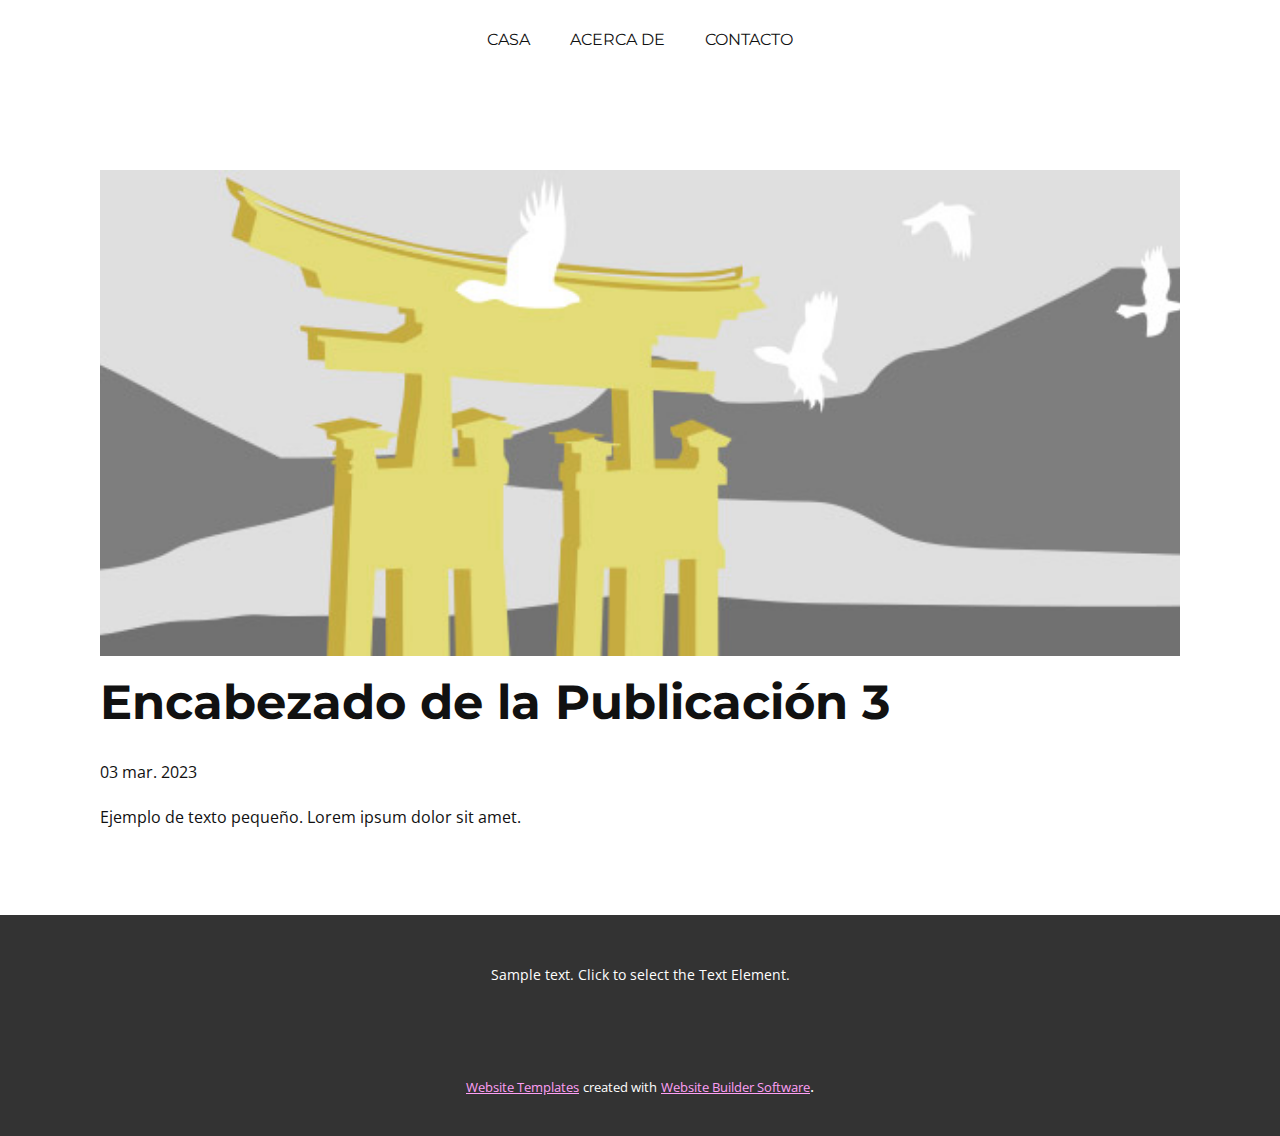
<file: blog/enviar-2.html>
<!DOCTYPE html>
<html style="font-size: 16px;" lang="es"><head>
    <meta name="viewport" content="width=device-width, initial-scale=1.0">
    <meta charset="utf-8">
    <meta name="keywords" content="Encabezado de la Publicación 1">
    <meta name="description" content="">
    <title>Encabezado de la Publicación 3</title>
    <link rel="stylesheet" href="../nicepage.css" media="screen">
<link rel="stylesheet" href="../Post-Template.css" media="screen">
    <script class="u-script" type="text/javascript" src="../jquery.js" defer=""></script>
    <script class="u-script" type="text/javascript" src="../nicepage.js" defer=""></script>
    <meta name="generator" content="Nicepage 5.6.2, nicepage.com">
    <link id="u-theme-google-font" rel="stylesheet" href="https://fonts.googleapis.com/css?family=Roboto:100,100i,300,300i,400,400i,500,500i,700,700i,900,900i|Open+Sans:300,300i,400,400i,500,500i,600,600i,700,700i,800,800i">
    <link id="u-page-google-font" rel="stylesheet" href="https://fonts.googleapis.com/css?family=Montserrat:100,100i,200,200i,300,300i,400,400i,500,500i,600,600i,700,700i,800,800i,900,900i">
    
    
    <script type="application/ld+json">{
		"@context": "http://schema.org",
		"@type": "Organization",
		"name": ""
}</script>
    <meta name="theme-color" content="#fc10e7">
  <meta data-intl-tel-input-cdn-path="intlTelInput/"></head>
  <body class="u-body u-xl-mode" data-lang="es"><header class="u-clearfix u-container-align-center u-header u-header" id="sec-1c6a"><div class="u-clearfix u-sheet u-sheet-1">
        <nav class="u-menu u-menu-dropdown u-offcanvas u-menu-1">
          <div class="menu-collapse u-custom-font u-font-montserrat" style="font-size: 1rem; letter-spacing: 0px; text-transform: uppercase;">
            <a class="u-button-style u-custom-left-right-menu-spacing u-custom-padding-bottom u-custom-top-bottom-menu-spacing u-nav-link u-text-active-palette-1-base u-text-hover-palette-2-base" href="#" data-lang-en="{&quot;content&quot;:&quot;<svg class=\&quot;u-svg-link\&quot; viewBox=\&quot;0 0 24 24\&quot;><use xmlns:xlink=\&quot;http://www.w3.org/1999/xlink\&quot; xlink:href=\&quot;#menu-hamburger\&quot;></use></svg><svg class=\&quot;u-svg-content\&quot; version=\&quot;1.1\&quot; id=\&quot;menu-hamburger\&quot; viewBox=\&quot;0 0 16 16\&quot; x=\&quot;0px\&quot; y=\&quot;0px\&quot; xmlns:xlink=\&quot;http://www.w3.org/1999/xlink\&quot; xmlns=\&quot;http://www.w3.org/2000/svg\&quot;>    <g>        <rect y=\&quot;1\&quot; width=\&quot;16\&quot; height=\&quot;2\&quot;></rect>        <rect y=\&quot;7\&quot; width=\&quot;16\&quot; height=\&quot;2\&quot;></rect>        <rect y=\&quot;13\&quot; width=\&quot;16\&quot; height=\&quot;2\&quot;></rect>    </g></svg>&quot;,&quot;href&quot;:&quot;#&quot;}">
              <svg class="u-svg-link" viewBox="0 0 24 24"><use xmlns:xlink="http://www.w3.org/1999/xlink" xlink:href="#menu-hamburger"></use></svg>
              <svg class="u-svg-content" version="1.1" id="menu-hamburger" viewBox="0 0 16 16" x="0px" y="0px" xmlns:xlink="http://www.w3.org/1999/xlink" xmlns="http://www.w3.org/2000/svg"><g><rect y="1" width="16" height="2"></rect><rect y="7" width="16" height="2"></rect><rect y="13" width="16" height="2"></rect>
</g></svg>
            </a>
          </div>
          <div class="u-nav-container">
            <ul class="u-custom-font u-font-montserrat u-nav u-unstyled u-nav-1"><li class="u-nav-item"><a class="u-button-style u-nav-link u-text-active-palette-1-base u-text-hover-palette-2-base" href="../Casa.html" style="padding: 10px 20px;" data-lang-en="{&quot;content&quot;:&quot;Casa&quot;,&quot;href&quot;:&quot;Casa.html&quot;}">Casa</a>
</li><li class="u-nav-item"><a class="u-button-style u-nav-link u-text-active-palette-1-base u-text-hover-palette-2-base" href="../Acerca-de.html" style="padding: 10px 20px;" data-lang-en="{&quot;content&quot;:&quot;Acerca de&quot;,&quot;href&quot;:&quot;Acerca-de.html&quot;}">Acerca de</a>
</li><li class="u-nav-item"><a class="u-button-style u-nav-link u-text-active-palette-1-base u-text-hover-palette-2-base" href="../Contacto.html" style="padding: 10px 20px;" data-lang-en="{&quot;content&quot;:&quot;Contacto&quot;,&quot;href&quot;:&quot;Contacto.html&quot;}">Contacto</a>
</li></ul>
          </div>
          <div class="u-nav-container-collapse">
            <div class="u-black u-container-style u-inner-container-layout u-opacity u-opacity-95 u-sidenav">
              <div class="u-inner-container-layout u-sidenav-overflow">
                <div class="u-menu-close"></div>
                <ul class="u-align-center u-nav u-popupmenu-items u-unstyled u-nav-2"><li class="u-nav-item"><a class="u-button-style u-nav-link" href="../Casa.html" data-lang-en="{&quot;content&quot;:&quot;Casa&quot;,&quot;href&quot;:&quot;Casa.html&quot;}">Casa</a>
</li><li class="u-nav-item"><a class="u-button-style u-nav-link" href="../Acerca-de.html" data-lang-en="{&quot;content&quot;:&quot;Acerca de&quot;,&quot;href&quot;:&quot;Acerca-de.html&quot;}">Acerca de</a>
</li><li class="u-nav-item"><a class="u-button-style u-nav-link" href="../Contacto.html" data-lang-en="{&quot;content&quot;:&quot;Contacto&quot;,&quot;href&quot;:&quot;Contacto.html&quot;}">Contacto</a>
</li></ul>
              </div>
            </div>
            <div class="u-black u-menu-overlay u-opacity u-opacity-70"></div>
          </div>
        </nav>
      </div></header>
    <section class="u-align-center u-clearfix u-section-1" id="sec-24c8">
      <div class="u-clearfix u-sheet u-valign-middle-md u-valign-middle-sm u-valign-middle-xs u-sheet-1"><!--post_details--><!--post_details_options_json--><!--{"source":""}--><!--/post_details_options_json--><!--blog_post-->
        <div class="u-container-style u-expanded-width u-post-details u-post-details-1">
          <div class="u-container-layout u-valign-middle u-container-layout-1"><!--blog_post_image-->
            <img alt="" class="u-blog-control u-expanded-width u-image u-image-default u-image-1" src="../images/8ad73f3c.jpeg"><!--/blog_post_image--><!--blog_post_header-->
            <h2 class="u-blog-control u-text u-text-1">Encabezado de la Publicación 3</h2><!--/blog_post_header--><!--blog_post_metadata-->
            <div class="u-blog-control u-metadata u-metadata-1"><!--blog_post_metadata_date-->
              <span class="u-meta-date u-meta-icon">03 mar. 2023</span><!--/blog_post_metadata_date--><!--blog_post_metadata_category-->
              <!--/blog_post_metadata_category--><!--blog_post_metadata_comments-->
              <!--/blog_post_metadata_comments-->
            </div><!--/blog_post_metadata--><!--blog_post_content-->
            <div class="u-align-justify u-blog-control u-post-content u-text u-text-2 fr-view">
  Ejemplo de texto pequeño. Lorem ipsum dolor sit amet.
  </div><!--/blog_post_content-->
          </div>
        </div><!--/blog_post--><!--/post_details-->
      </div>
    </section>
    
    
    <footer class="u-align-center u-clearfix u-footer u-grey-80 u-footer" id="sec-da6d"><div class="u-clearfix u-sheet u-sheet-1">
        <p class="u-small-text u-text u-text-variant u-text-1" data-lang-en="Sample text. Click to select the Text Element.">Sample text. Click to select the Text Element.</p>
      </div></footer>
    <section class="u-backlink u-clearfix u-grey-80">
      <a class="u-link" href="https://nicepage.com/website-templates" target="_blank">
        <span>Website Templates</span>
      </a>
      <p class="u-text">
        <span>created with</span>
      </p>
      <a class="u-link" href="" target="_blank">
        <span>Website Builder Software</span>
      </a>. 
    </section>
  
</body></html>
</file>
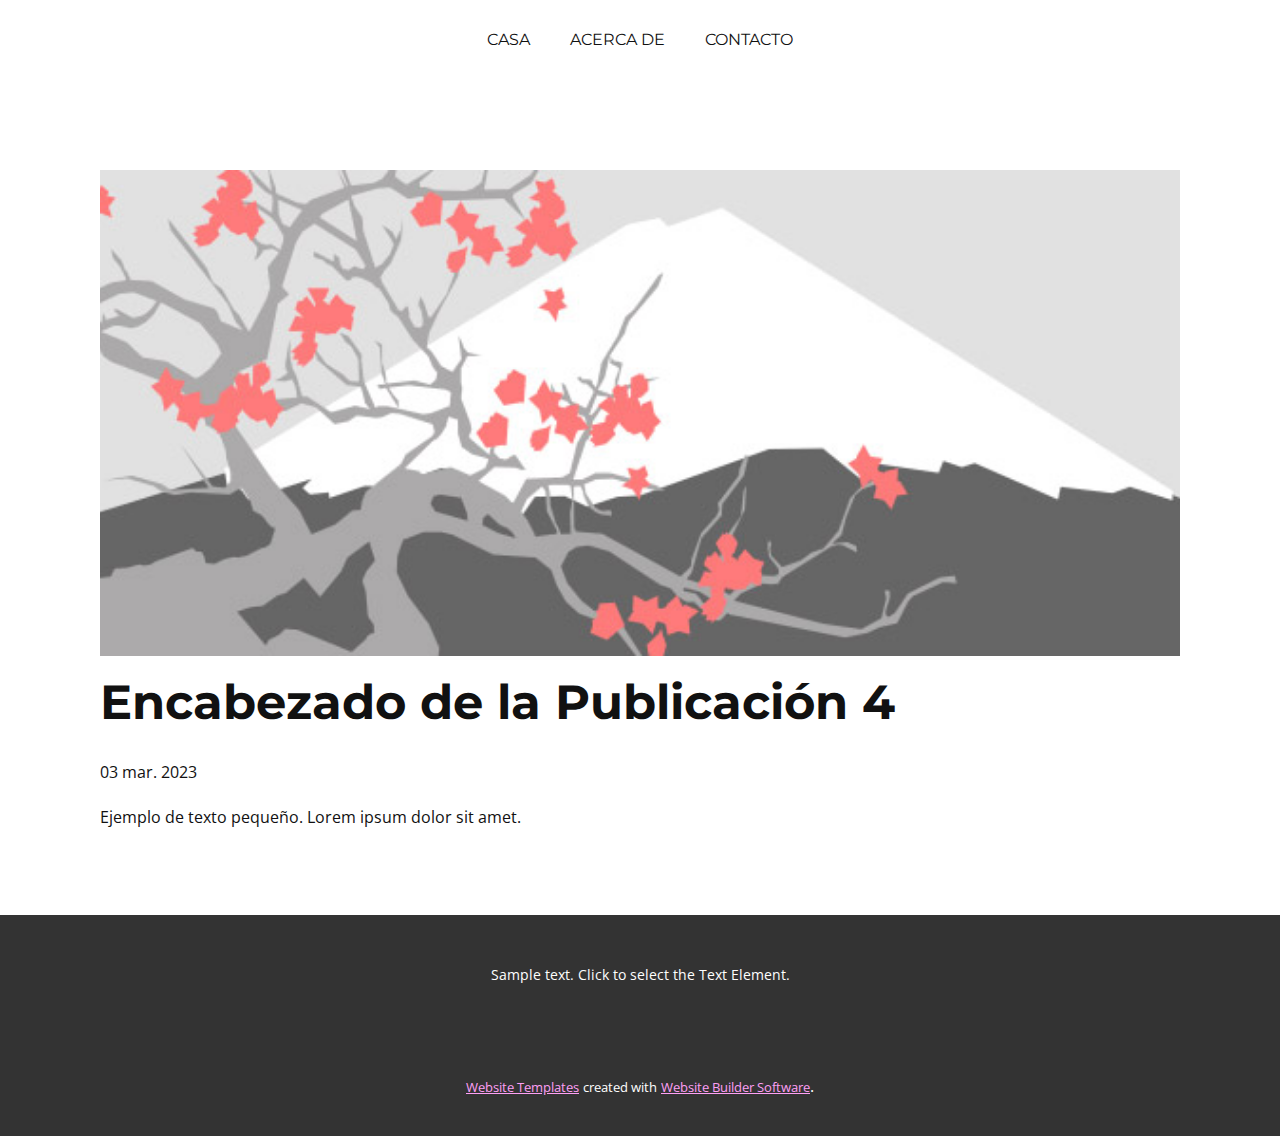
<file: blog/enviar-3.html>
<!DOCTYPE html>
<html style="font-size: 16px;" lang="es"><head>
    <meta name="viewport" content="width=device-width, initial-scale=1.0">
    <meta charset="utf-8">
    <meta name="keywords" content="Encabezado de la Publicación 1">
    <meta name="description" content="">
    <title>Encabezado de la Publicación 4</title>
    <link rel="stylesheet" href="../nicepage.css" media="screen">
<link rel="stylesheet" href="../Post-Template.css" media="screen">
    <script class="u-script" type="text/javascript" src="../jquery.js" defer=""></script>
    <script class="u-script" type="text/javascript" src="../nicepage.js" defer=""></script>
    <meta name="generator" content="Nicepage 5.6.2, nicepage.com">
    <link id="u-theme-google-font" rel="stylesheet" href="https://fonts.googleapis.com/css?family=Roboto:100,100i,300,300i,400,400i,500,500i,700,700i,900,900i|Open+Sans:300,300i,400,400i,500,500i,600,600i,700,700i,800,800i">
    <link id="u-page-google-font" rel="stylesheet" href="https://fonts.googleapis.com/css?family=Montserrat:100,100i,200,200i,300,300i,400,400i,500,500i,600,600i,700,700i,800,800i,900,900i">
    
    
    <script type="application/ld+json">{
		"@context": "http://schema.org",
		"@type": "Organization",
		"name": ""
}</script>
    <meta name="theme-color" content="#fc10e7">
  <meta data-intl-tel-input-cdn-path="intlTelInput/"></head>
  <body class="u-body u-xl-mode" data-lang="es"><header class="u-clearfix u-container-align-center u-header u-header" id="sec-1c6a"><div class="u-clearfix u-sheet u-sheet-1">
        <nav class="u-menu u-menu-dropdown u-offcanvas u-menu-1">
          <div class="menu-collapse u-custom-font u-font-montserrat" style="font-size: 1rem; letter-spacing: 0px; text-transform: uppercase;">
            <a class="u-button-style u-custom-left-right-menu-spacing u-custom-padding-bottom u-custom-top-bottom-menu-spacing u-nav-link u-text-active-palette-1-base u-text-hover-palette-2-base" href="#" data-lang-en="{&quot;content&quot;:&quot;<svg class=\&quot;u-svg-link\&quot; viewBox=\&quot;0 0 24 24\&quot;><use xmlns:xlink=\&quot;http://www.w3.org/1999/xlink\&quot; xlink:href=\&quot;#menu-hamburger\&quot;></use></svg><svg class=\&quot;u-svg-content\&quot; version=\&quot;1.1\&quot; id=\&quot;menu-hamburger\&quot; viewBox=\&quot;0 0 16 16\&quot; x=\&quot;0px\&quot; y=\&quot;0px\&quot; xmlns:xlink=\&quot;http://www.w3.org/1999/xlink\&quot; xmlns=\&quot;http://www.w3.org/2000/svg\&quot;>    <g>        <rect y=\&quot;1\&quot; width=\&quot;16\&quot; height=\&quot;2\&quot;></rect>        <rect y=\&quot;7\&quot; width=\&quot;16\&quot; height=\&quot;2\&quot;></rect>        <rect y=\&quot;13\&quot; width=\&quot;16\&quot; height=\&quot;2\&quot;></rect>    </g></svg>&quot;,&quot;href&quot;:&quot;#&quot;}">
              <svg class="u-svg-link" viewBox="0 0 24 24"><use xmlns:xlink="http://www.w3.org/1999/xlink" xlink:href="#menu-hamburger"></use></svg>
              <svg class="u-svg-content" version="1.1" id="menu-hamburger" viewBox="0 0 16 16" x="0px" y="0px" xmlns:xlink="http://www.w3.org/1999/xlink" xmlns="http://www.w3.org/2000/svg"><g><rect y="1" width="16" height="2"></rect><rect y="7" width="16" height="2"></rect><rect y="13" width="16" height="2"></rect>
</g></svg>
            </a>
          </div>
          <div class="u-nav-container">
            <ul class="u-custom-font u-font-montserrat u-nav u-unstyled u-nav-1"><li class="u-nav-item"><a class="u-button-style u-nav-link u-text-active-palette-1-base u-text-hover-palette-2-base" href="../Casa.html" style="padding: 10px 20px;" data-lang-en="{&quot;content&quot;:&quot;Casa&quot;,&quot;href&quot;:&quot;Casa.html&quot;}">Casa</a>
</li><li class="u-nav-item"><a class="u-button-style u-nav-link u-text-active-palette-1-base u-text-hover-palette-2-base" href="../Acerca-de.html" style="padding: 10px 20px;" data-lang-en="{&quot;content&quot;:&quot;Acerca de&quot;,&quot;href&quot;:&quot;Acerca-de.html&quot;}">Acerca de</a>
</li><li class="u-nav-item"><a class="u-button-style u-nav-link u-text-active-palette-1-base u-text-hover-palette-2-base" href="../Contacto.html" style="padding: 10px 20px;" data-lang-en="{&quot;content&quot;:&quot;Contacto&quot;,&quot;href&quot;:&quot;Contacto.html&quot;}">Contacto</a>
</li></ul>
          </div>
          <div class="u-nav-container-collapse">
            <div class="u-black u-container-style u-inner-container-layout u-opacity u-opacity-95 u-sidenav">
              <div class="u-inner-container-layout u-sidenav-overflow">
                <div class="u-menu-close"></div>
                <ul class="u-align-center u-nav u-popupmenu-items u-unstyled u-nav-2"><li class="u-nav-item"><a class="u-button-style u-nav-link" href="../Casa.html" data-lang-en="{&quot;content&quot;:&quot;Casa&quot;,&quot;href&quot;:&quot;Casa.html&quot;}">Casa</a>
</li><li class="u-nav-item"><a class="u-button-style u-nav-link" href="../Acerca-de.html" data-lang-en="{&quot;content&quot;:&quot;Acerca de&quot;,&quot;href&quot;:&quot;Acerca-de.html&quot;}">Acerca de</a>
</li><li class="u-nav-item"><a class="u-button-style u-nav-link" href="../Contacto.html" data-lang-en="{&quot;content&quot;:&quot;Contacto&quot;,&quot;href&quot;:&quot;Contacto.html&quot;}">Contacto</a>
</li></ul>
              </div>
            </div>
            <div class="u-black u-menu-overlay u-opacity u-opacity-70"></div>
          </div>
        </nav>
      </div></header>
    <section class="u-align-center u-clearfix u-section-1" id="sec-24c8">
      <div class="u-clearfix u-sheet u-valign-middle-md u-valign-middle-sm u-valign-middle-xs u-sheet-1"><!--post_details--><!--post_details_options_json--><!--{"source":""}--><!--/post_details_options_json--><!--blog_post-->
        <div class="u-container-style u-expanded-width u-post-details u-post-details-1">
          <div class="u-container-layout u-valign-middle u-container-layout-1"><!--blog_post_image-->
            <img alt="" class="u-blog-control u-expanded-width u-image u-image-default u-image-1" src="../images/0fd3416c.jpeg"><!--/blog_post_image--><!--blog_post_header-->
            <h2 class="u-blog-control u-text u-text-1">Encabezado de la Publicación 4</h2><!--/blog_post_header--><!--blog_post_metadata-->
            <div class="u-blog-control u-metadata u-metadata-1"><!--blog_post_metadata_date-->
              <span class="u-meta-date u-meta-icon">03 mar. 2023</span><!--/blog_post_metadata_date--><!--blog_post_metadata_category-->
              <!--/blog_post_metadata_category--><!--blog_post_metadata_comments-->
              <!--/blog_post_metadata_comments-->
            </div><!--/blog_post_metadata--><!--blog_post_content-->
            <div class="u-align-justify u-blog-control u-post-content u-text u-text-2 fr-view">
  Ejemplo de texto pequeño. Lorem ipsum dolor sit amet.
  </div><!--/blog_post_content-->
          </div>
        </div><!--/blog_post--><!--/post_details-->
      </div>
    </section>
    
    
    <footer class="u-align-center u-clearfix u-footer u-grey-80 u-footer" id="sec-da6d"><div class="u-clearfix u-sheet u-sheet-1">
        <p class="u-small-text u-text u-text-variant u-text-1" data-lang-en="Sample text. Click to select the Text Element.">Sample text. Click to select the Text Element.</p>
      </div></footer>
    <section class="u-backlink u-clearfix u-grey-80">
      <a class="u-link" href="https://nicepage.com/website-templates" target="_blank">
        <span>Website Templates</span>
      </a>
      <p class="u-text">
        <span>created with</span>
      </p>
      <a class="u-link" href="" target="_blank">
        <span>Website Builder Software</span>
      </a>. 
    </section>
  
</body></html>
</file>
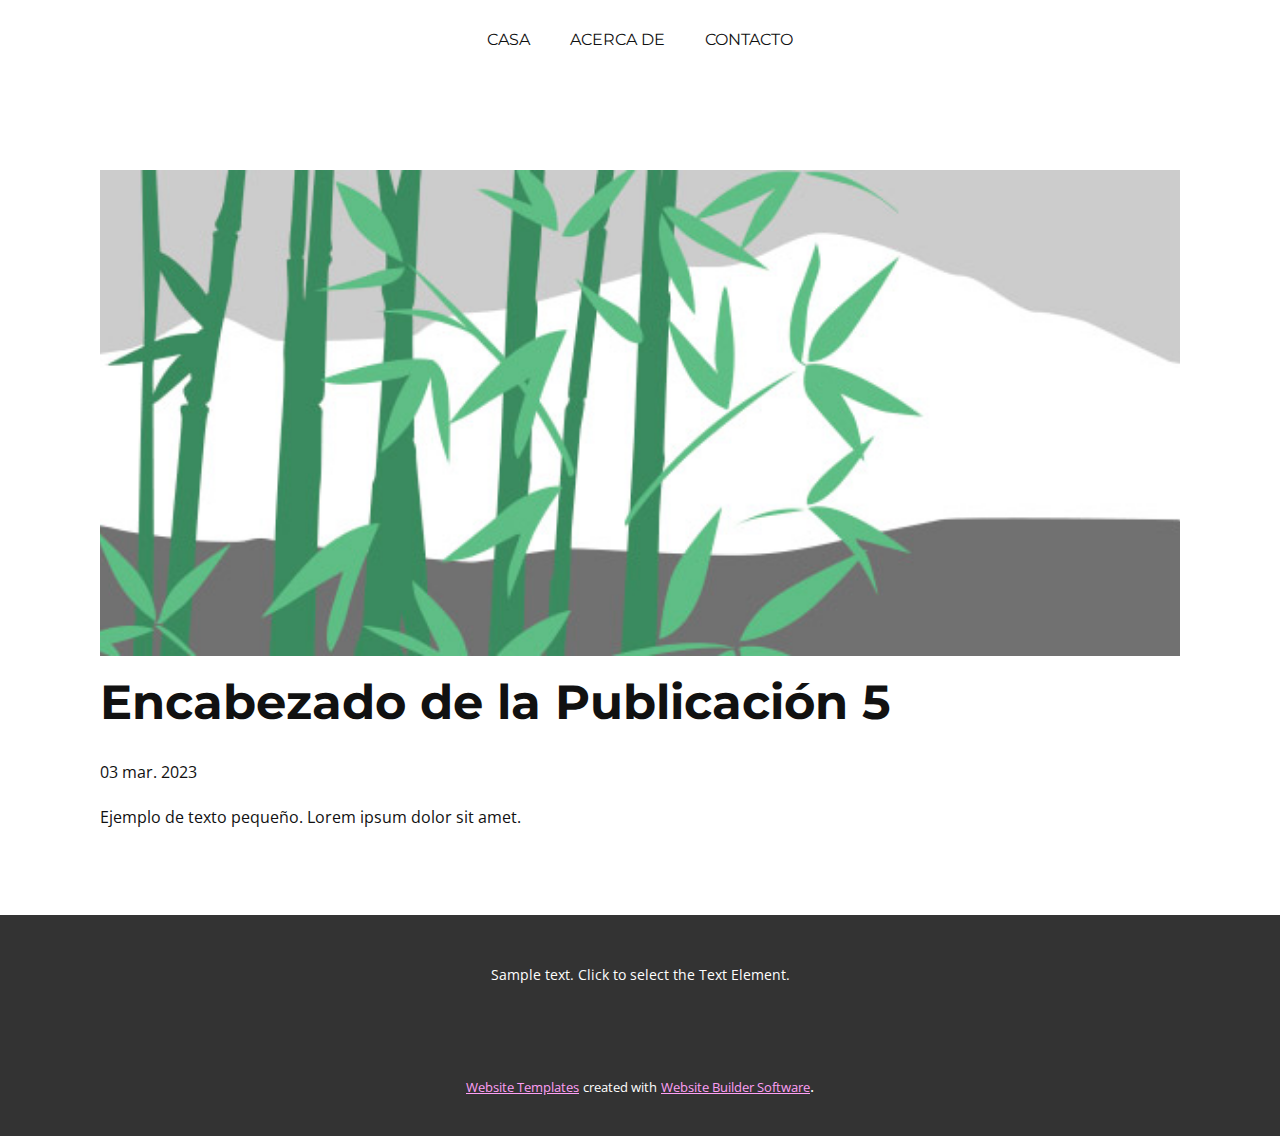
<file: blog/enviar-4.html>
<!DOCTYPE html>
<html style="font-size: 16px;" lang="es"><head>
    <meta name="viewport" content="width=device-width, initial-scale=1.0">
    <meta charset="utf-8">
    <meta name="keywords" content="Encabezado de la Publicación 1">
    <meta name="description" content="">
    <title>Encabezado de la Publicación 5</title>
    <link rel="stylesheet" href="../nicepage.css" media="screen">
<link rel="stylesheet" href="../Post-Template.css" media="screen">
    <script class="u-script" type="text/javascript" src="../jquery.js" defer=""></script>
    <script class="u-script" type="text/javascript" src="../nicepage.js" defer=""></script>
    <meta name="generator" content="Nicepage 5.6.2, nicepage.com">
    <link id="u-theme-google-font" rel="stylesheet" href="https://fonts.googleapis.com/css?family=Roboto:100,100i,300,300i,400,400i,500,500i,700,700i,900,900i|Open+Sans:300,300i,400,400i,500,500i,600,600i,700,700i,800,800i">
    <link id="u-page-google-font" rel="stylesheet" href="https://fonts.googleapis.com/css?family=Montserrat:100,100i,200,200i,300,300i,400,400i,500,500i,600,600i,700,700i,800,800i,900,900i">
    
    
    <script type="application/ld+json">{
		"@context": "http://schema.org",
		"@type": "Organization",
		"name": ""
}</script>
    <meta name="theme-color" content="#fc10e7">
  <meta data-intl-tel-input-cdn-path="intlTelInput/"></head>
  <body class="u-body u-xl-mode" data-lang="es"><header class="u-clearfix u-container-align-center u-header u-header" id="sec-1c6a"><div class="u-clearfix u-sheet u-sheet-1">
        <nav class="u-menu u-menu-dropdown u-offcanvas u-menu-1">
          <div class="menu-collapse u-custom-font u-font-montserrat" style="font-size: 1rem; letter-spacing: 0px; text-transform: uppercase;">
            <a class="u-button-style u-custom-left-right-menu-spacing u-custom-padding-bottom u-custom-top-bottom-menu-spacing u-nav-link u-text-active-palette-1-base u-text-hover-palette-2-base" href="#" data-lang-en="{&quot;content&quot;:&quot;<svg class=\&quot;u-svg-link\&quot; viewBox=\&quot;0 0 24 24\&quot;><use xmlns:xlink=\&quot;http://www.w3.org/1999/xlink\&quot; xlink:href=\&quot;#menu-hamburger\&quot;></use></svg><svg class=\&quot;u-svg-content\&quot; version=\&quot;1.1\&quot; id=\&quot;menu-hamburger\&quot; viewBox=\&quot;0 0 16 16\&quot; x=\&quot;0px\&quot; y=\&quot;0px\&quot; xmlns:xlink=\&quot;http://www.w3.org/1999/xlink\&quot; xmlns=\&quot;http://www.w3.org/2000/svg\&quot;>    <g>        <rect y=\&quot;1\&quot; width=\&quot;16\&quot; height=\&quot;2\&quot;></rect>        <rect y=\&quot;7\&quot; width=\&quot;16\&quot; height=\&quot;2\&quot;></rect>        <rect y=\&quot;13\&quot; width=\&quot;16\&quot; height=\&quot;2\&quot;></rect>    </g></svg>&quot;,&quot;href&quot;:&quot;#&quot;}">
              <svg class="u-svg-link" viewBox="0 0 24 24"><use xmlns:xlink="http://www.w3.org/1999/xlink" xlink:href="#menu-hamburger"></use></svg>
              <svg class="u-svg-content" version="1.1" id="menu-hamburger" viewBox="0 0 16 16" x="0px" y="0px" xmlns:xlink="http://www.w3.org/1999/xlink" xmlns="http://www.w3.org/2000/svg"><g><rect y="1" width="16" height="2"></rect><rect y="7" width="16" height="2"></rect><rect y="13" width="16" height="2"></rect>
</g></svg>
            </a>
          </div>
          <div class="u-nav-container">
            <ul class="u-custom-font u-font-montserrat u-nav u-unstyled u-nav-1"><li class="u-nav-item"><a class="u-button-style u-nav-link u-text-active-palette-1-base u-text-hover-palette-2-base" href="../Casa.html" style="padding: 10px 20px;" data-lang-en="{&quot;content&quot;:&quot;Casa&quot;,&quot;href&quot;:&quot;Casa.html&quot;}">Casa</a>
</li><li class="u-nav-item"><a class="u-button-style u-nav-link u-text-active-palette-1-base u-text-hover-palette-2-base" href="../Acerca-de.html" style="padding: 10px 20px;" data-lang-en="{&quot;content&quot;:&quot;Acerca de&quot;,&quot;href&quot;:&quot;Acerca-de.html&quot;}">Acerca de</a>
</li><li class="u-nav-item"><a class="u-button-style u-nav-link u-text-active-palette-1-base u-text-hover-palette-2-base" href="../Contacto.html" style="padding: 10px 20px;" data-lang-en="{&quot;content&quot;:&quot;Contacto&quot;,&quot;href&quot;:&quot;Contacto.html&quot;}">Contacto</a>
</li></ul>
          </div>
          <div class="u-nav-container-collapse">
            <div class="u-black u-container-style u-inner-container-layout u-opacity u-opacity-95 u-sidenav">
              <div class="u-inner-container-layout u-sidenav-overflow">
                <div class="u-menu-close"></div>
                <ul class="u-align-center u-nav u-popupmenu-items u-unstyled u-nav-2"><li class="u-nav-item"><a class="u-button-style u-nav-link" href="../Casa.html" data-lang-en="{&quot;content&quot;:&quot;Casa&quot;,&quot;href&quot;:&quot;Casa.html&quot;}">Casa</a>
</li><li class="u-nav-item"><a class="u-button-style u-nav-link" href="../Acerca-de.html" data-lang-en="{&quot;content&quot;:&quot;Acerca de&quot;,&quot;href&quot;:&quot;Acerca-de.html&quot;}">Acerca de</a>
</li><li class="u-nav-item"><a class="u-button-style u-nav-link" href="../Contacto.html" data-lang-en="{&quot;content&quot;:&quot;Contacto&quot;,&quot;href&quot;:&quot;Contacto.html&quot;}">Contacto</a>
</li></ul>
              </div>
            </div>
            <div class="u-black u-menu-overlay u-opacity u-opacity-70"></div>
          </div>
        </nav>
      </div></header>
    <section class="u-align-center u-clearfix u-section-1" id="sec-24c8">
      <div class="u-clearfix u-sheet u-valign-middle-md u-valign-middle-sm u-valign-middle-xs u-sheet-1"><!--post_details--><!--post_details_options_json--><!--{"source":""}--><!--/post_details_options_json--><!--blog_post-->
        <div class="u-container-style u-expanded-width u-post-details u-post-details-1">
          <div class="u-container-layout u-valign-middle u-container-layout-1"><!--blog_post_image-->
            <img alt="" class="u-blog-control u-expanded-width u-image u-image-default u-image-1" src="../images/68f64b9d.jpeg"><!--/blog_post_image--><!--blog_post_header-->
            <h2 class="u-blog-control u-text u-text-1">Encabezado de la Publicación 5</h2><!--/blog_post_header--><!--blog_post_metadata-->
            <div class="u-blog-control u-metadata u-metadata-1"><!--blog_post_metadata_date-->
              <span class="u-meta-date u-meta-icon">03 mar. 2023</span><!--/blog_post_metadata_date--><!--blog_post_metadata_category-->
              <!--/blog_post_metadata_category--><!--blog_post_metadata_comments-->
              <!--/blog_post_metadata_comments-->
            </div><!--/blog_post_metadata--><!--blog_post_content-->
            <div class="u-align-justify u-blog-control u-post-content u-text u-text-2 fr-view">
  Ejemplo de texto pequeño. Lorem ipsum dolor sit amet.
  </div><!--/blog_post_content-->
          </div>
        </div><!--/blog_post--><!--/post_details-->
      </div>
    </section>
    
    
    <footer class="u-align-center u-clearfix u-footer u-grey-80 u-footer" id="sec-da6d"><div class="u-clearfix u-sheet u-sheet-1">
        <p class="u-small-text u-text u-text-variant u-text-1" data-lang-en="Sample text. Click to select the Text Element.">Sample text. Click to select the Text Element.</p>
      </div></footer>
    <section class="u-backlink u-clearfix u-grey-80">
      <a class="u-link" href="https://nicepage.com/website-templates" target="_blank">
        <span>Website Templates</span>
      </a>
      <p class="u-text">
        <span>created with</span>
      </p>
      <a class="u-link" href="" target="_blank">
        <span>Website Builder Software</span>
      </a>. 
    </section>
  
</body></html>
</file>
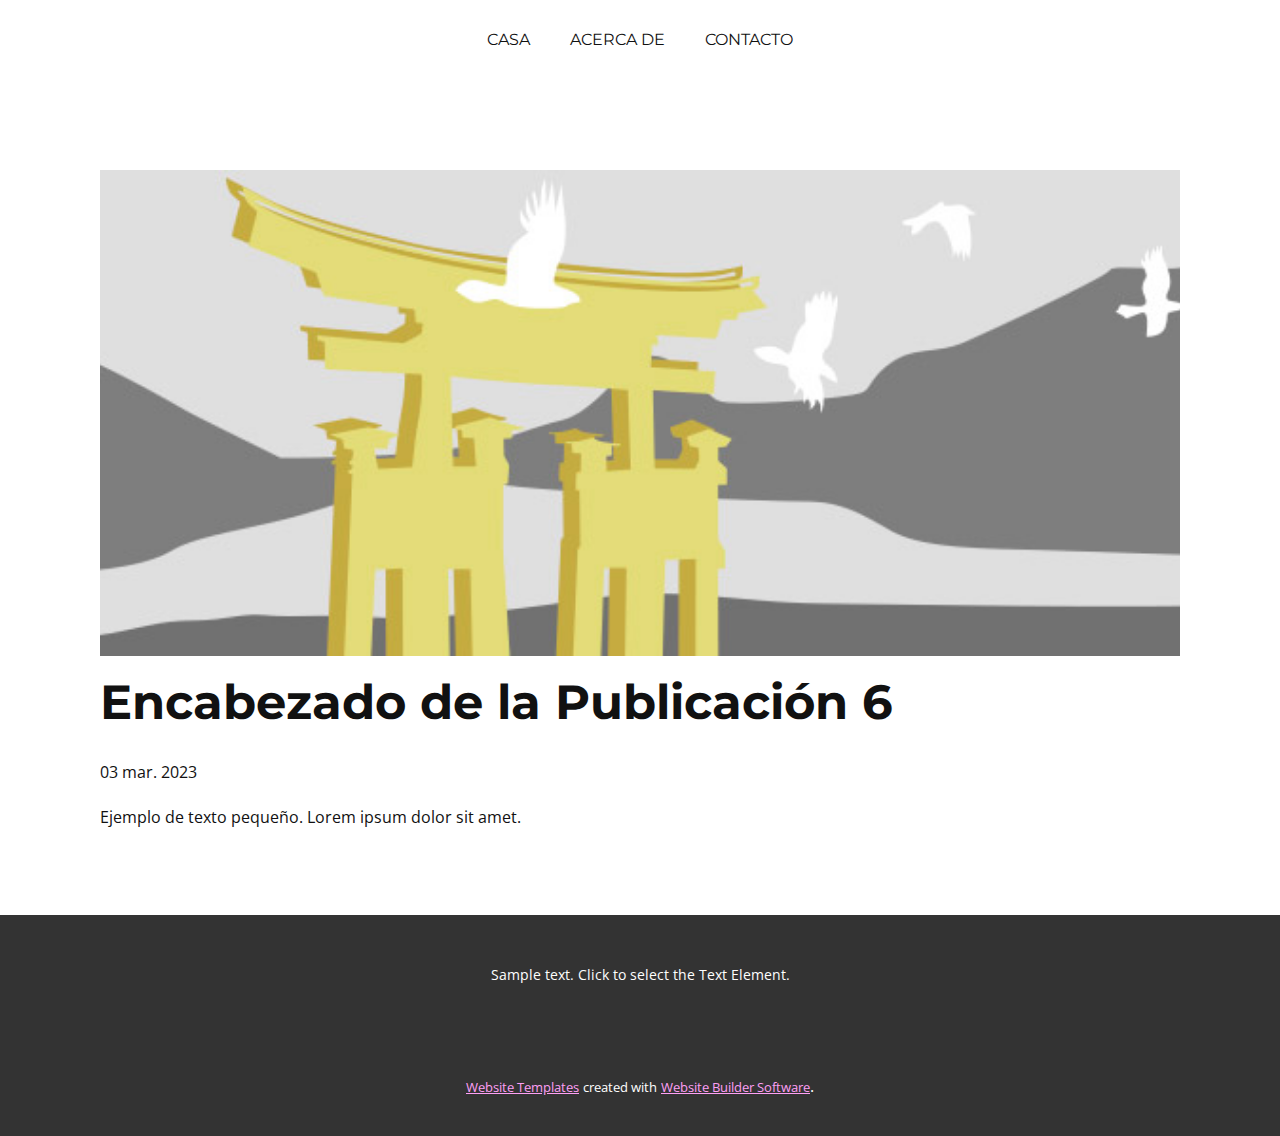
<file: blog/enviar-5.html>
<!DOCTYPE html>
<html style="font-size: 16px;" lang="es"><head>
    <meta name="viewport" content="width=device-width, initial-scale=1.0">
    <meta charset="utf-8">
    <meta name="keywords" content="Encabezado de la Publicación 1">
    <meta name="description" content="">
    <title>Encabezado de la Publicación 6</title>
    <link rel="stylesheet" href="../nicepage.css" media="screen">
<link rel="stylesheet" href="../Post-Template.css" media="screen">
    <script class="u-script" type="text/javascript" src="../jquery.js" defer=""></script>
    <script class="u-script" type="text/javascript" src="../nicepage.js" defer=""></script>
    <meta name="generator" content="Nicepage 5.6.2, nicepage.com">
    <link id="u-theme-google-font" rel="stylesheet" href="https://fonts.googleapis.com/css?family=Roboto:100,100i,300,300i,400,400i,500,500i,700,700i,900,900i|Open+Sans:300,300i,400,400i,500,500i,600,600i,700,700i,800,800i">
    <link id="u-page-google-font" rel="stylesheet" href="https://fonts.googleapis.com/css?family=Montserrat:100,100i,200,200i,300,300i,400,400i,500,500i,600,600i,700,700i,800,800i,900,900i">
    
    
    <script type="application/ld+json">{
		"@context": "http://schema.org",
		"@type": "Organization",
		"name": ""
}</script>
    <meta name="theme-color" content="#fc10e7">
  <meta data-intl-tel-input-cdn-path="intlTelInput/"></head>
  <body class="u-body u-xl-mode" data-lang="es"><header class="u-clearfix u-container-align-center u-header u-header" id="sec-1c6a"><div class="u-clearfix u-sheet u-sheet-1">
        <nav class="u-menu u-menu-dropdown u-offcanvas u-menu-1">
          <div class="menu-collapse u-custom-font u-font-montserrat" style="font-size: 1rem; letter-spacing: 0px; text-transform: uppercase;">
            <a class="u-button-style u-custom-left-right-menu-spacing u-custom-padding-bottom u-custom-top-bottom-menu-spacing u-nav-link u-text-active-palette-1-base u-text-hover-palette-2-base" href="#" data-lang-en="{&quot;content&quot;:&quot;<svg class=\&quot;u-svg-link\&quot; viewBox=\&quot;0 0 24 24\&quot;><use xmlns:xlink=\&quot;http://www.w3.org/1999/xlink\&quot; xlink:href=\&quot;#menu-hamburger\&quot;></use></svg><svg class=\&quot;u-svg-content\&quot; version=\&quot;1.1\&quot; id=\&quot;menu-hamburger\&quot; viewBox=\&quot;0 0 16 16\&quot; x=\&quot;0px\&quot; y=\&quot;0px\&quot; xmlns:xlink=\&quot;http://www.w3.org/1999/xlink\&quot; xmlns=\&quot;http://www.w3.org/2000/svg\&quot;>    <g>        <rect y=\&quot;1\&quot; width=\&quot;16\&quot; height=\&quot;2\&quot;></rect>        <rect y=\&quot;7\&quot; width=\&quot;16\&quot; height=\&quot;2\&quot;></rect>        <rect y=\&quot;13\&quot; width=\&quot;16\&quot; height=\&quot;2\&quot;></rect>    </g></svg>&quot;,&quot;href&quot;:&quot;#&quot;}">
              <svg class="u-svg-link" viewBox="0 0 24 24"><use xmlns:xlink="http://www.w3.org/1999/xlink" xlink:href="#menu-hamburger"></use></svg>
              <svg class="u-svg-content" version="1.1" id="menu-hamburger" viewBox="0 0 16 16" x="0px" y="0px" xmlns:xlink="http://www.w3.org/1999/xlink" xmlns="http://www.w3.org/2000/svg"><g><rect y="1" width="16" height="2"></rect><rect y="7" width="16" height="2"></rect><rect y="13" width="16" height="2"></rect>
</g></svg>
            </a>
          </div>
          <div class="u-nav-container">
            <ul class="u-custom-font u-font-montserrat u-nav u-unstyled u-nav-1"><li class="u-nav-item"><a class="u-button-style u-nav-link u-text-active-palette-1-base u-text-hover-palette-2-base" href="../Casa.html" style="padding: 10px 20px;" data-lang-en="{&quot;content&quot;:&quot;Casa&quot;,&quot;href&quot;:&quot;Casa.html&quot;}">Casa</a>
</li><li class="u-nav-item"><a class="u-button-style u-nav-link u-text-active-palette-1-base u-text-hover-palette-2-base" href="../Acerca-de.html" style="padding: 10px 20px;" data-lang-en="{&quot;content&quot;:&quot;Acerca de&quot;,&quot;href&quot;:&quot;Acerca-de.html&quot;}">Acerca de</a>
</li><li class="u-nav-item"><a class="u-button-style u-nav-link u-text-active-palette-1-base u-text-hover-palette-2-base" href="../Contacto.html" style="padding: 10px 20px;" data-lang-en="{&quot;content&quot;:&quot;Contacto&quot;,&quot;href&quot;:&quot;Contacto.html&quot;}">Contacto</a>
</li></ul>
          </div>
          <div class="u-nav-container-collapse">
            <div class="u-black u-container-style u-inner-container-layout u-opacity u-opacity-95 u-sidenav">
              <div class="u-inner-container-layout u-sidenav-overflow">
                <div class="u-menu-close"></div>
                <ul class="u-align-center u-nav u-popupmenu-items u-unstyled u-nav-2"><li class="u-nav-item"><a class="u-button-style u-nav-link" href="../Casa.html" data-lang-en="{&quot;content&quot;:&quot;Casa&quot;,&quot;href&quot;:&quot;Casa.html&quot;}">Casa</a>
</li><li class="u-nav-item"><a class="u-button-style u-nav-link" href="../Acerca-de.html" data-lang-en="{&quot;content&quot;:&quot;Acerca de&quot;,&quot;href&quot;:&quot;Acerca-de.html&quot;}">Acerca de</a>
</li><li class="u-nav-item"><a class="u-button-style u-nav-link" href="../Contacto.html" data-lang-en="{&quot;content&quot;:&quot;Contacto&quot;,&quot;href&quot;:&quot;Contacto.html&quot;}">Contacto</a>
</li></ul>
              </div>
            </div>
            <div class="u-black u-menu-overlay u-opacity u-opacity-70"></div>
          </div>
        </nav>
      </div></header>
    <section class="u-align-center u-clearfix u-section-1" id="sec-24c8">
      <div class="u-clearfix u-sheet u-valign-middle-md u-valign-middle-sm u-valign-middle-xs u-sheet-1"><!--post_details--><!--post_details_options_json--><!--{"source":""}--><!--/post_details_options_json--><!--blog_post-->
        <div class="u-container-style u-expanded-width u-post-details u-post-details-1">
          <div class="u-container-layout u-valign-middle u-container-layout-1"><!--blog_post_image-->
            <img alt="" class="u-blog-control u-expanded-width u-image u-image-default u-image-1" src="../images/8ad73f3c.jpeg"><!--/blog_post_image--><!--blog_post_header-->
            <h2 class="u-blog-control u-text u-text-1">Encabezado de la Publicación 6</h2><!--/blog_post_header--><!--blog_post_metadata-->
            <div class="u-blog-control u-metadata u-metadata-1"><!--blog_post_metadata_date-->
              <span class="u-meta-date u-meta-icon">03 mar. 2023</span><!--/blog_post_metadata_date--><!--blog_post_metadata_category-->
              <!--/blog_post_metadata_category--><!--blog_post_metadata_comments-->
              <!--/blog_post_metadata_comments-->
            </div><!--/blog_post_metadata--><!--blog_post_content-->
            <div class="u-align-justify u-blog-control u-post-content u-text u-text-2 fr-view">
  Ejemplo de texto pequeño. Lorem ipsum dolor sit amet.
  </div><!--/blog_post_content-->
          </div>
        </div><!--/blog_post--><!--/post_details-->
      </div>
    </section>
    
    
    <footer class="u-align-center u-clearfix u-footer u-grey-80 u-footer" id="sec-da6d"><div class="u-clearfix u-sheet u-sheet-1">
        <p class="u-small-text u-text u-text-variant u-text-1" data-lang-en="Sample text. Click to select the Text Element.">Sample text. Click to select the Text Element.</p>
      </div></footer>
    <section class="u-backlink u-clearfix u-grey-80">
      <a class="u-link" href="https://nicepage.com/website-templates" target="_blank">
        <span>Website Templates</span>
      </a>
      <p class="u-text">
        <span>created with</span>
      </p>
      <a class="u-link" href="" target="_blank">
        <span>Website Builder Software</span>
      </a>. 
    </section>
  
</body></html>
</file>
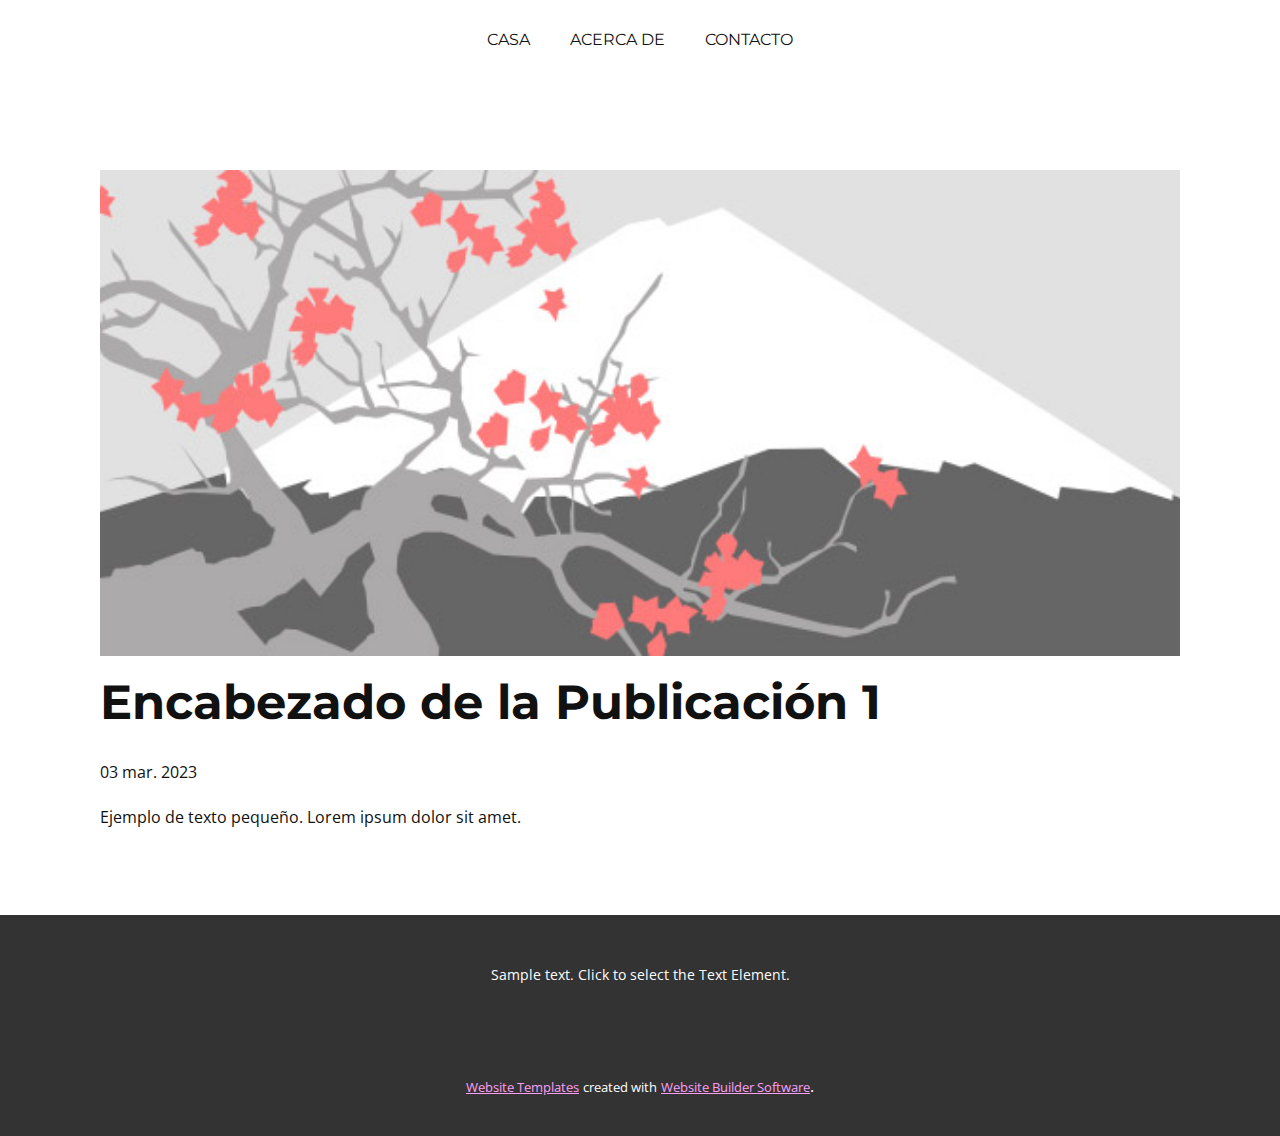
<file: blog/enviar.html>
<!DOCTYPE html>
<html style="font-size: 16px;" lang="es"><head>
    <meta name="viewport" content="width=device-width, initial-scale=1.0">
    <meta charset="utf-8">
    <meta name="keywords" content="Encabezado de la Publicación 1">
    <meta name="description" content="">
    <title>Encabezado de la Publicación 1</title>
    <link rel="stylesheet" href="../nicepage.css" media="screen">
<link rel="stylesheet" href="../Post-Template.css" media="screen">
    <script class="u-script" type="text/javascript" src="../jquery.js" defer=""></script>
    <script class="u-script" type="text/javascript" src="../nicepage.js" defer=""></script>
    <meta name="generator" content="Nicepage 5.6.2, nicepage.com">
    <link id="u-theme-google-font" rel="stylesheet" href="https://fonts.googleapis.com/css?family=Roboto:100,100i,300,300i,400,400i,500,500i,700,700i,900,900i|Open+Sans:300,300i,400,400i,500,500i,600,600i,700,700i,800,800i">
    <link id="u-page-google-font" rel="stylesheet" href="https://fonts.googleapis.com/css?family=Montserrat:100,100i,200,200i,300,300i,400,400i,500,500i,600,600i,700,700i,800,800i,900,900i">
    
    
    <script type="application/ld+json">{
		"@context": "http://schema.org",
		"@type": "Organization",
		"name": ""
}</script>
    <meta name="theme-color" content="#fc10e7">
  <meta data-intl-tel-input-cdn-path="intlTelInput/"></head>
  <body class="u-body u-xl-mode" data-lang="es"><header class="u-clearfix u-container-align-center u-header u-header" id="sec-1c6a"><div class="u-clearfix u-sheet u-sheet-1">
        <nav class="u-menu u-menu-dropdown u-offcanvas u-menu-1">
          <div class="menu-collapse u-custom-font u-font-montserrat" style="font-size: 1rem; letter-spacing: 0px; text-transform: uppercase;">
            <a class="u-button-style u-custom-left-right-menu-spacing u-custom-padding-bottom u-custom-top-bottom-menu-spacing u-nav-link u-text-active-palette-1-base u-text-hover-palette-2-base" href="#" data-lang-en="{&quot;content&quot;:&quot;<svg class=\&quot;u-svg-link\&quot; viewBox=\&quot;0 0 24 24\&quot;><use xmlns:xlink=\&quot;http://www.w3.org/1999/xlink\&quot; xlink:href=\&quot;#menu-hamburger\&quot;></use></svg><svg class=\&quot;u-svg-content\&quot; version=\&quot;1.1\&quot; id=\&quot;menu-hamburger\&quot; viewBox=\&quot;0 0 16 16\&quot; x=\&quot;0px\&quot; y=\&quot;0px\&quot; xmlns:xlink=\&quot;http://www.w3.org/1999/xlink\&quot; xmlns=\&quot;http://www.w3.org/2000/svg\&quot;>    <g>        <rect y=\&quot;1\&quot; width=\&quot;16\&quot; height=\&quot;2\&quot;></rect>        <rect y=\&quot;7\&quot; width=\&quot;16\&quot; height=\&quot;2\&quot;></rect>        <rect y=\&quot;13\&quot; width=\&quot;16\&quot; height=\&quot;2\&quot;></rect>    </g></svg>&quot;,&quot;href&quot;:&quot;#&quot;}">
              <svg class="u-svg-link" viewBox="0 0 24 24"><use xmlns:xlink="http://www.w3.org/1999/xlink" xlink:href="#menu-hamburger"></use></svg>
              <svg class="u-svg-content" version="1.1" id="menu-hamburger" viewBox="0 0 16 16" x="0px" y="0px" xmlns:xlink="http://www.w3.org/1999/xlink" xmlns="http://www.w3.org/2000/svg"><g><rect y="1" width="16" height="2"></rect><rect y="7" width="16" height="2"></rect><rect y="13" width="16" height="2"></rect>
</g></svg>
            </a>
          </div>
          <div class="u-nav-container">
            <ul class="u-custom-font u-font-montserrat u-nav u-unstyled u-nav-1"><li class="u-nav-item"><a class="u-button-style u-nav-link u-text-active-palette-1-base u-text-hover-palette-2-base" href="../Casa.html" style="padding: 10px 20px;" data-lang-en="{&quot;content&quot;:&quot;Casa&quot;,&quot;href&quot;:&quot;Casa.html&quot;}">Casa</a>
</li><li class="u-nav-item"><a class="u-button-style u-nav-link u-text-active-palette-1-base u-text-hover-palette-2-base" href="../Acerca-de.html" style="padding: 10px 20px;" data-lang-en="{&quot;content&quot;:&quot;Acerca de&quot;,&quot;href&quot;:&quot;Acerca-de.html&quot;}">Acerca de</a>
</li><li class="u-nav-item"><a class="u-button-style u-nav-link u-text-active-palette-1-base u-text-hover-palette-2-base" href="../Contacto.html" style="padding: 10px 20px;" data-lang-en="{&quot;content&quot;:&quot;Contacto&quot;,&quot;href&quot;:&quot;Contacto.html&quot;}">Contacto</a>
</li></ul>
          </div>
          <div class="u-nav-container-collapse">
            <div class="u-black u-container-style u-inner-container-layout u-opacity u-opacity-95 u-sidenav">
              <div class="u-inner-container-layout u-sidenav-overflow">
                <div class="u-menu-close"></div>
                <ul class="u-align-center u-nav u-popupmenu-items u-unstyled u-nav-2"><li class="u-nav-item"><a class="u-button-style u-nav-link" href="../Casa.html" data-lang-en="{&quot;content&quot;:&quot;Casa&quot;,&quot;href&quot;:&quot;Casa.html&quot;}">Casa</a>
</li><li class="u-nav-item"><a class="u-button-style u-nav-link" href="../Acerca-de.html" data-lang-en="{&quot;content&quot;:&quot;Acerca de&quot;,&quot;href&quot;:&quot;Acerca-de.html&quot;}">Acerca de</a>
</li><li class="u-nav-item"><a class="u-button-style u-nav-link" href="../Contacto.html" data-lang-en="{&quot;content&quot;:&quot;Contacto&quot;,&quot;href&quot;:&quot;Contacto.html&quot;}">Contacto</a>
</li></ul>
              </div>
            </div>
            <div class="u-black u-menu-overlay u-opacity u-opacity-70"></div>
          </div>
        </nav>
      </div></header>
    <section class="u-align-center u-clearfix u-section-1" id="sec-24c8">
      <div class="u-clearfix u-sheet u-valign-middle-md u-valign-middle-sm u-valign-middle-xs u-sheet-1"><!--post_details--><!--post_details_options_json--><!--{"source":""}--><!--/post_details_options_json--><!--blog_post-->
        <div class="u-container-style u-expanded-width u-post-details u-post-details-1">
          <div class="u-container-layout u-valign-middle u-container-layout-1"><!--blog_post_image-->
            <img alt="" class="u-blog-control u-expanded-width u-image u-image-default u-image-1" src="../images/0fd3416c.jpeg"><!--/blog_post_image--><!--blog_post_header-->
            <h2 class="u-blog-control u-text u-text-1">Encabezado de la Publicación 1</h2><!--/blog_post_header--><!--blog_post_metadata-->
            <div class="u-blog-control u-metadata u-metadata-1"><!--blog_post_metadata_date-->
              <span class="u-meta-date u-meta-icon">03 mar. 2023</span><!--/blog_post_metadata_date--><!--blog_post_metadata_category-->
              <!--/blog_post_metadata_category--><!--blog_post_metadata_comments-->
              <!--/blog_post_metadata_comments-->
            </div><!--/blog_post_metadata--><!--blog_post_content-->
            <div class="u-align-justify u-blog-control u-post-content u-text u-text-2 fr-view">
  Ejemplo de texto pequeño. Lorem ipsum dolor sit amet.
  </div><!--/blog_post_content-->
          </div>
        </div><!--/blog_post--><!--/post_details-->
      </div>
    </section>
    
    
    <footer class="u-align-center u-clearfix u-footer u-grey-80 u-footer" id="sec-da6d"><div class="u-clearfix u-sheet u-sheet-1">
        <p class="u-small-text u-text u-text-variant u-text-1" data-lang-en="Sample text. Click to select the Text Element.">Sample text. Click to select the Text Element.</p>
      </div></footer>
    <section class="u-backlink u-clearfix u-grey-80">
      <a class="u-link" href="https://nicepage.com/website-templates" target="_blank">
        <span>Website Templates</span>
      </a>
      <p class="u-text">
        <span>created with</span>
      </p>
      <a class="u-link" href="" target="_blank">
        <span>Website Builder Software</span>
      </a>. 
    </section>
  
</body></html>
</file>
<file: Casa.css>
.u-section-1 {
   background-image: url("images/fondo.jpg");
   background-position: 50% 50%;
 }

 .u-section-1 .u-sheet-1 {
   min-height: 987px;
 }

 .u-section-1 .u-text-1 {
   font-size: 6rem;
   width: 867px;
   margin: 107px auto 0;
 }

 .u-section-1 .u-text-2 {
   margin: 20px auto 0;
 }

 .u-section-1 .u-btn-1 {
   background-image: none;
   margin: 65px auto 0;
   padding: 17px 54px 18px;
 }

 .u-section-1 .u-image-1 {
   width: 41px;
   height: 41px;
   margin: -50px 486px 10px auto;
 }

 @media (max-width: 1199px) {
   .u-section-1 .u-sheet-1 {
     min-height: 814px;
   }

   .u-section-1 .u-text-1 {
     margin-left: 37px;
     margin-right: 37px;
   }
 }

 @media (max-width: 991px) {
   .u-section-1 {
     background-position: 50.67% 50%;
   }

   .u-section-1 .u-sheet-1 {
     min-height: 623px;
   }

   .u-section-1 .u-text-1 {
     width: auto;
     margin-top: 106px;
     margin-left: 0;
     margin-right: 0;
   }

   .u-section-1 .u-text-2 {
     margin-top: 22px;
   }
 }

 @media (max-width: 767px) {
   .u-section-1 .u-sheet-1 {
     min-height: 467px;
   }

   .u-section-1 .u-text-1 {
     margin-top: 60px;
   }
 }

 @media (max-width: 575px) {
   .u-section-1 .u-sheet-1 {
     min-height: 294px;
   }

   .u-section-1 .u-text-1 {
     font-size: 1.875rem;
   }

   .u-section-1 .u-text-2 {
     margin-left: 0;
     margin-right: 0;
   }

   .u-section-1 .u-image-1 {
     margin-right: 299px;
   }
 }

 .u-section-2 .u-sheet-1 {
   min-height: 786px;
 }

 .u-section-2 .u-text-1 {
   margin: 60px auto 0;
 }

 .u-section-2 .u-text-2 {
   width: 746px;
   margin: 20px auto 0;
 }

 .u-section-2 .u-gallery-1 {
   height: 552px;
   margin-top: 30px;
   margin-bottom: 60px;
   grid-gap: 17px;
 }

 .u-section-2 .u-gallery-inner-1 {
   grid-template-columns: repeat(3, auto);
   grid-gap: 17px;
 }

 .u-section-2 .u-over-slide-1 {
   background-image: linear-gradient(0deg, rgba(0, 0, 0, 0.2), rgba(0, 0, 0, 0.2));
   padding: 20px;
 }

 .u-section-2 .u-over-slide-2 {
   background-image: linear-gradient(0deg, rgba(0, 0, 0, 0.2), rgba(0, 0, 0, 0.2));
   padding: 20px;
 }

 .u-section-2 .u-over-slide-3 {
   background-image: linear-gradient(0deg, rgba(0, 0, 0, 0.2), rgba(0, 0, 0, 0.2));
   padding: 20px;
 }

 .u-section-2 .u-over-slide-4 {
   background-image: linear-gradient(0deg, rgba(0, 0, 0, 0.2), rgba(0, 0, 0, 0.2));
   padding: 20px;
 }

 .u-section-2 .u-over-slide-5 {
   background-image: linear-gradient(0deg, rgba(0, 0, 0, 0.2), rgba(0, 0, 0, 0.2));
   padding: 20px;
 }

 .u-section-2 .u-over-slide-6 {
   background-image: linear-gradient(0deg, rgba(0, 0, 0, 0.2), rgba(0, 0, 0, 0.2));
   padding: 20px;
 }

 @media (max-width: 1199px) {
   .u-section-2 .u-sheet-1 {
     min-height: 689px;
   }

   .u-section-2 .u-gallery-1 {
     height: 455px;
   }
 }

 @media (max-width: 991px) {
   .u-section-2 .u-sheet-1 {
     min-height: 1018px;
   }

   .u-section-2 .u-text-2 {
     width: 720px;
   }

   .u-section-2 .u-gallery-1 {
     height: 784px;
   }

   .u-section-2 .u-gallery-inner-1 {
     grid-template-columns: repeat(2, auto);
   }
 }

 @media (max-width: 767px) {
   .u-section-2 .u-sheet-1 {
     min-height: 2586px;
   }

   .u-section-2 .u-text-2 {
     width: 540px;
   }

   .u-section-2 .u-gallery-1 {
     height: 2352px;
   }

   .u-section-2 .u-gallery-inner-1 {
     grid-template-columns: repeat(1, auto);
   }
 }

 @media (max-width: 575px) {
   .u-section-2 .u-sheet-1 {
     min-height: 1715px;
   }

   .u-section-2 .u-text-2 {
     width: 340px;
   }

   .u-section-2 .u-gallery-1 {
     height: 1481px;
   }
 }

 .u-section-3 {
   background-image: linear-gradient(#ffefe8, white);
 }

 .u-section-3 .u-sheet-1 {
   min-height: 855px;
 }

 .u-section-3 .u-layout-wrap-1 {
   margin-top: 60px;
   margin-bottom: 60px;
 }

 .u-section-3 .u-layout-cell-1 {
   min-height: 761px;
 }

 .u-section-3 .u-container-layout-1 {
   padding: 30px;
 }

 .u-section-3 .u-text-1 {
   margin-bottom: 0;
   margin-top: 0;
   font-size: 3rem;
 }

 .u-section-3 .u-text-2 {
   margin-left: 0;
   margin-right: 0;
   margin-bottom: 0;
 }

 .u-section-3 .u-image-1 {
   height: auto;
   margin-top: 30px;
   margin-bottom: 0;
   background-image: url("images/275059729-0.jpeg");
   background-position: 50% 50%;
 }

 .u-section-3 .u-layout-cell-2 {
   min-height: 255px;
 }

 .u-section-3 .u-container-layout-2 {
   padding: 0;
 }

 .u-section-3 .u-group-1 {
   min-height: 213px;
   width: 460px;
   height: auto;
   margin: 18px auto 0 0;
 }

 .u-section-3 .u-container-layout-3 {
   padding: 30px;
 }

 .u-section-3 .u-icon-1 {
   width: 86px;
   height: 86px;
   background-image: none;
   margin: 24px auto 0 0;
   padding: 17px;
 }

 .u-section-3 .u-text-3 {
   margin: -86px auto 0 119px;
 }

 .u-section-3 .u-text-4 {
   margin: 30px 0 0 119px;
 }

 .u-section-3 .u-layout-cell-3 {
   min-height: 253px;
 }

 .u-section-3 .u-container-layout-4 {
   padding: 0;
 }

 .u-section-3 .u-group-2 {
   min-height: 222px;
   width: 460px;
   height: auto;
   margin: 18px 0 0 auto;
 }

 .u-section-3 .u-container-layout-5 {
   padding: 30px 3px;
 }

 .u-section-3 .u-icon-2 {
   width: 86px;
   height: 86px;
   background-image: none;
   margin: 22px auto 0 0;
   padding: 17px;
 }

 .u-section-3 .u-text-5 {
   margin: -84px auto 0 146px;
 }

 .u-section-3 .u-text-6 {
   margin: 30px 27px 0 101px;
 }

 .u-section-3 .u-layout-cell-4 {
   min-height: 253px;
 }

 .u-section-3 .u-container-layout-6 {
   padding: 0;
 }

 .u-section-3 .u-group-3 {
   min-height: 218px;
   width: 460px;
   height: auto;
   margin: 0 auto 0 0;
 }

 .u-section-3 .u-container-layout-7 {
   padding: 30px;
 }

 .u-section-3 .u-icon-3 {
   width: 86px;
   height: 86px;
   background-image: none;
   margin: 0 auto 0 0;
   padding: 17px;
 }

 .u-section-3 .u-text-7 {
   margin: -86px auto 0 119px;
 }

 .u-section-3 .u-text-8 {
   margin: 30px 0 0 119px;
 }

 @media (max-width: 1199px) {
   .u-section-3 .u-sheet-1 {
     min-height: 698px;
   }

   .u-section-3 .u-layout-cell-1 {
     min-height: 627px;
   }

   .u-section-3 .u-image-1 {
     width: auto;
   }

   .u-section-3 .u-layout-cell-2 {
     min-height: 210px;
   }

   .u-section-3 .u-group-1 {
     width: 455px;
     height: auto;
   }

   .u-section-3 .u-layout-cell-3 {
     min-height: 208px;
   }

   .u-section-3 .u-group-2 {
     width: 455px;
     height: auto;
   }

   .u-section-3 .u-layout-cell-4 {
     min-height: 209px;
   }

   .u-section-3 .u-group-3 {
     height: auto;
   }
 }

 @media (max-width: 991px) {
   .u-section-3 .u-sheet-1 {
     min-height: 808px;
   }

   .u-section-3 .u-layout-wrap-1 {
     margin-bottom: 0;
   }

   .u-section-3 .u-layout-cell-1 {
     min-height: 757px;
   }

   .u-section-3 .u-container-layout-1 {
     padding-left: 29px;
     padding-right: 29px;
   }

   .u-section-3 .u-text-1 {
     width: auto;
     font-size: 2.25rem;
     margin-left: 0;
     margin-right: 0;
   }

   .u-section-3 .u-text-2 {
     margin-top: 20px;
     margin-left: 1px;
     margin-right: 1px;
   }

   .u-section-3 .u-layout-cell-2 {
     min-height: 255px;
   }

   .u-section-3 .u-group-1 {
     width: 345px;
     min-height: 224px;
   }

   .u-section-3 .u-container-layout-3 {
     padding-left: 20px;
   }

   .u-section-3 .u-icon-1 {
     margin-top: 0;
   }

   .u-section-3 .u-text-3 {
     width: auto;
     margin-right: 0;
     margin-left: 106px;
   }

   .u-section-3 .u-text-4 {
     width: auto;
     margin-left: 106px;
   }

   .u-section-3 .u-layout-cell-3 {
     min-height: 255px;
   }

   .u-section-3 .u-group-2 {
     width: 345px;
     min-height: 224px;
   }

   .u-section-3 .u-container-layout-5 {
     padding-left: 20px;
   }

   .u-section-3 .u-icon-2 {
     margin-top: 12px;
   }

   .u-section-3 .u-text-5 {
     width: auto;
     margin-right: 0;
     margin-left: 106px;
   }

   .u-section-3 .u-text-6 {
     width: auto;
     margin-right: 0;
     margin-left: 106px;
   }

   .u-section-3 .u-layout-cell-4 {
     min-height: 233px;
   }

   .u-section-3 .u-group-3 {
     min-height: 224px;
     width: 350px;
   }

   .u-section-3 .u-container-layout-7 {
     padding-left: 20px;
   }

   .u-section-3 .u-text-7 {
     width: auto;
     margin-right: 0;
     margin-left: 106px;
   }

   .u-section-3 .u-text-8 {
     width: auto;
     margin-left: 106px;
   }
 }

 @media (max-width: 767px) {
   .u-section-3 .u-sheet-1 {
     min-height: 1523px;
   }

   .u-section-3 .u-layout-cell-1 {
     min-height: 100px;
   }

   .u-section-3 .u-container-layout-1 {
     padding-left: 10px;
     padding-right: 10px;
   }

   .u-section-3 .u-layout-cell-2 {
     min-height: 100px;
   }

   .u-section-3 .u-container-layout-3 {
     padding-left: 10px;
     padding-right: 10px;
   }

   .u-section-3 .u-layout-cell-3 {
     min-height: 100px;
   }

   .u-section-3 .u-container-layout-5 {
     padding-left: 3px;
   }

   .u-section-3 .u-layout-cell-4 {
     min-height: 100px;
   }

   .u-section-3 .u-container-layout-7 {
     padding-left: 10px;
     padding-right: 10px;
   }
 }

 @media (max-width: 575px) {
   .u-section-3 .u-sheet-1 {
     min-height: 982px;
   }

   .u-section-3 .u-text-1 {
     font-size: 1.5rem;
   }

   .u-section-3 .u-group-1 {
     width: 340px;
   }

   .u-section-3 .u-icon-1 {
     width: 74px;
     height: 74px;
     margin-top: 26px;
     padding: 14px;
   }

   .u-section-3 .u-text-3 {
     margin-top: -74px;
     margin-left: 86px;
   }

   .u-section-3 .u-text-4 {
     margin-left: 86px;
   }

   .u-section-3 .u-group-2 {
     width: 340px;
   }

   .u-section-3 .u-icon-2 {
     width: 74px;
     height: 74px;
     padding: 14px;
   }

   .u-section-3 .u-text-5 {
     margin-top: -74px;
     margin-left: 86px;
   }

   .u-section-3 .u-text-6 {
     margin-left: 86px;
   }

   .u-section-3 .u-group-3 {
     width: 340px;
   }

   .u-section-3 .u-icon-3 {
     width: 74px;
     height: 74px;
     margin-top: 26px;
     padding: 14px;
   }

   .u-section-3 .u-text-7 {
     margin-top: -74px;
     margin-left: 86px;
   }

   .u-section-3 .u-text-8 {
     margin-left: 86px;
   }
 }

 .u-section-4 {
   background-image: url("images/Untitled-31.jpg");
   background-position: 50% 50%;
 }

 .u-section-4 .u-sheet-1 {
   min-height: 751px;
 }

 .u-section-4 .u-layout-wrap-1 {
   margin-top: 60px;
   margin-bottom: 60px;
 }

 .u-section-4 .u-layout-cell-1 {
   min-height: 631px;
 }

 .u-section-4 .u-container-layout-1 {
   padding: 0;
 }

 .u-section-4 .u-image-1 {
   height: 445px;
   width: 692px;
   margin: 0 -122px 0 auto;
 }

 .u-section-4 .u-layout-cell-2 {
   min-height: 631px;
 }

 .u-section-4 .u-container-layout-2 {
   padding: 30px;
 }

 .u-section-4 .u-text-1 {
   margin-bottom: 0;
   margin-top: 0;
 }

 .u-section-4 .u-text-2 {
   margin: 20px 0 0;
 }

 .u-section-4 .u-btn-1 {
   font-size: 2.25rem;
   letter-spacing: 1px;
   margin: 30px 0 0;
   padding: 0;
 }

 @media (max-width: 1199px) {
   .u-section-4 .u-sheet-1 {
     min-height: 508px;
   }

   .u-section-4 .u-layout-cell-1 {
     min-height: 520px;
   }

   .u-section-4 .u-image-1 {
     height: 302px;
     width: 470px;
     margin-right: 0;
   }

   .u-section-4 .u-layout-cell-2 {
     min-height: 520px;
   }

   .u-section-4 .u-text-1 {
     font-size: 3rem;
   }
 }

 @media (max-width: 991px) {
   .u-section-4 {
     background-position: 100% 50%;
   }

   .u-section-4 .u-sheet-1 {
     min-height: 386px;
   }

   .u-section-4 .u-layout-cell-1 {
     min-height: 398px;
   }

   .u-section-4 .u-image-1 {
     height: 231px;
     width: 360px;
   }

   .u-section-4 .u-layout-cell-2 {
     min-height: 100px;
   }

   .u-section-4 .u-text-1 {
     font-size: 2.25rem;
   }

   .u-section-4 .u-btn-1 {
     font-size: 1.5rem;
   }
 }

 @media (max-width: 767px) {
   .u-section-4 .u-sheet-1 {
     min-height: 766px;
   }

   .u-section-4 .u-layout-wrap-1 {
     margin-top: 0;
     margin-bottom: 54px;
   }

   .u-section-4 .u-layout-cell-1 {
     min-height: 392px;
   }

   .u-section-4 .u-image-1 {
     height: 465px;
     margin-right: initial;
     margin-left: initial;
     width: auto;
   }

   .u-section-4 .u-container-layout-2 {
     padding-left: 10px;
     padding-right: 10px;
   }
 }

 @media (max-width: 575px) {
   .u-section-4 .u-sheet-1 {
     min-height: 603px;
   }

   .u-section-4 .u-layout-wrap-1 {
     margin-bottom: 47px;
   }

   .u-section-4 .u-layout-cell-1 {
     min-height: 247px;
   }

   .u-section-4 .u-image-1 {
     height: 293px;
     width: auto;
     margin-right: initial;
     margin-left: initial;
   }

   .u-section-4 .u-text-1 {
     font-size: 1.5rem;
   }
 }

 .u-section-5 {
   background-image: url("images/45.jpg");
   background-position: 50% 50%;
 }

 .u-section-5 .u-sheet-1 {
   min-height: 632px;
 }

 .u-section-5 .u-layout-wrap-1 {
   margin-top: 60px;
   margin-bottom: 0;
 }

 .u-section-5 .u-layout-cell-1 {
   min-height: 574px;
 }

 .u-section-5 .u-container-layout-1 {
   padding: 30px;
 }

 .u-section-5 .u-text-1 {
   font-size: 3rem;
   margin: 54px 127px 0 0;
 }

 .u-section-5 .u-text-2 {
   margin: 17px auto 0 0;
 }

 .u-section-5 .u-text-3 {
   margin: 30px 0 0;
 }

 .u-section-5 .u-layout-cell-2 {
   min-height: 574px;
 }

 .u-section-5 .u-container-layout-2 {
   padding: 0;
 }

 .u-section-5 .u-image-1 {
   height: 544px;
   margin-top: 30px;
   margin-bottom: 0;
 }

 @media (max-width: 1199px) {
   .u-section-5 .u-sheet-1 {
     min-height: 431px;
   }

   .u-section-5 .u-layout-cell-1 {
     min-height: 473px;
   }

   .u-section-5 .u-text-1 {
     margin-right: 27px;
   }

   .u-section-5 .u-layout-cell-2 {
     min-height: 473px;
   }

   .u-section-5 .u-image-1 {
     height: 449px;
   }
 }

 @media (max-width: 991px) {
   .u-section-5 .u-sheet-1 {
     min-height: 332px;
   }

   .u-section-5 .u-layout-cell-1 {
     min-height: 100px;
   }

   .u-section-5 .u-text-1 {
     font-size: 2.25rem;
     margin-right: 0;
   }

   .u-section-5 .u-layout-cell-2 {
     min-height: 362px;
   }

   .u-section-5 .u-image-1 {
     height: 344px;
   }
 }

 @media (max-width: 767px) {
   .u-section-5 .u-sheet-1 {
     min-height: 1013px;
   }

   .u-section-5 .u-layout-wrap-1 {
     margin-top: 0;
   }

   .u-section-5 .u-layout-cell-1 {
     order: 1;
   }

   .u-section-5 .u-container-layout-1 {
     padding-left: 10px;
     padding-right: 10px;
   }

   .u-section-5 .u-layout-cell-2 {
     min-height: 543px;
     order: 0;
   }

   .u-section-5 .u-image-1 {
     height: 516px;
   }
 }

 @media (max-width: 575px) {
   .u-section-5 .u-sheet-1 {
     min-height: 414px;
   }

   .u-section-5 .u-text-1 {
     font-size: 1.5rem;
   }

   .u-section-5 .u-layout-cell-2 {
     min-height: 342px;
   }

   .u-section-5 .u-image-1 {
     height: 325px;
   }
 }

 .contacto-fondo {
   background-image: url("img/dos.jpg");
   background-attachment: fixed;
   background-repeat: no-repeat;
   background-size: 100%;
 }

 .acerca-fondo {
   background-image: url("img/cinco.jpg");
   background-attachment: fixed;
   background-repeat: no-repeat;
   background-size: 100%;
 }

 .inicio-fondo {

   background-image: url("images/fondo.jpg");
   background-repeat: no-repeat;
   background-size: 100%;
 }
</file>
<file: Blog-Template.css>
.u-section-1 .u-sheet-1 {
  min-height: 561px;
}

.u-section-1 .u-repeater-1 {
  margin-top: 60px;
  margin-bottom: 60px;
  min-height: 441px;
  grid-template-columns: calc(33.3333% - 15px) calc(33.3333% - 15px) calc(33.3333% - 15px);
  height: auto;
  grid-gap: 22px;
}

.u-section-1 .u-repeater-item-1 {
  background-image: none;
}

.u-section-1 .u-container-layout-1 {
  padding: 30px 20px;
}

.u-section-1 .u-text-1 {
  margin-top: 0;
  margin-bottom: 0;
}

.u-section-1 .u-image-1 {
  height: 222px;
  margin-top: 17px;
  margin-bottom: 0;
}

.u-section-1 .u-text-2 {
  margin-top: 20px;
  margin-bottom: 0;
}

.u-section-1 .u-btn-1 {
  background-image: none;
  border-style: none none solid;
  margin: 17px auto 0 0;
  padding: 0;
}

.u-section-1 .u-container-layout-2 {
  padding: 30px 20px;
}

.u-section-1 .u-text-3 {
  margin-top: 0;
  margin-bottom: 0;
}

.u-section-1 .u-image-2 {
  height: 222px;
  margin-top: 17px;
  margin-bottom: 0;
}

.u-section-1 .u-text-4 {
  margin-top: 20px;
  margin-bottom: 0;
}

.u-section-1 .u-btn-2 {
  background-image: none;
  border-style: none none solid;
  margin: 17px auto 0 0;
  padding: 0;
}

.u-section-1 .u-container-layout-3 {
  padding: 30px 20px;
}

.u-section-1 .u-text-5 {
  margin-top: 0;
  margin-bottom: 0;
}

.u-section-1 .u-image-3 {
  height: 222px;
  margin-top: 17px;
  margin-bottom: 0;
}

.u-section-1 .u-text-6 {
  margin-top: 20px;
  margin-bottom: 0;
}

.u-section-1 .u-btn-3 {
  background-image: none;
  border-style: none none solid;
  margin: 17px auto 0 0;
  padding: 0;
}

@media (max-width: 1199px) {
  .u-section-1 .u-sheet-1 {
    min-height: 484px;
  }

  .u-section-1 .u-repeater-1 {
    min-height: 364px;
    grid-template-columns: repeat(3, calc(33.333333333333336% - 15px));
  }
}

@media (max-width: 991px) {
  .u-section-1 .u-sheet-1 {
    min-height: 956px;
  }

  .u-section-1 .u-repeater-1 {
    min-height: 836px;
    grid-template-columns: repeat(2, calc(50% - 11.25px));
  }
}

@media (max-width: 767px) {
  .u-section-1 .u-repeater-1 {
    grid-template-columns: 100%;
  }

  .u-section-1 .u-container-layout-1 {
    padding-left: 10px;
    padding-right: 10px;
  }

  .u-section-1 .u-image-1 {
    height: 278px;
  }

  .u-section-1 .u-container-layout-2 {
    padding-left: 10px;
    padding-right: 10px;
  }

  .u-section-1 .u-image-2 {
    height: 278px;
  }

  .u-section-1 .u-container-layout-3 {
    padding-left: 10px;
    padding-right: 10px;
  }

  .u-section-1 .u-image-3 {
    height: 278px;
  }
}
</file>
<file: Post-Template.css>
.u-section-1 .u-sheet-1 {
  min-height: 835px;
}

.u-section-1 .u-post-details-1 {
  min-height: 375px;
  margin-top: 60px;
  margin-bottom: -10px;
}

.u-section-1 .u-container-layout-1 {
  padding: 30px;
}

.u-section-1 .u-image-1 {
  height: 486px;
  margin-top: 0;
  margin-bottom: 0;
  margin-left: 0;
}

.u-section-1 .u-text-1 {
  margin-top: 20px;
  margin-bottom: 0;
  margin-left: 0;
}

.u-section-1 .u-metadata-1 {
  margin-top: 30px;
  margin-bottom: 0;
  margin-left: 0;
}

.u-section-1 .u-text-2 {
  margin-bottom: 0;
  margin-top: 20px;
  margin-left: 0;
}

@media (max-width: 1199px) {
  .u-section-1 .u-image-1 {
    margin-left: initial;
  }
}

@media (max-width: 991px) {
  .u-section-1 .u-sheet-1 {
    min-height: 782px;
  }

  .u-section-1 .u-post-details-1 {
    margin-bottom: 60px;
  }

  .u-section-1 .u-image-1 {
    height: 423px;
    margin-left: initial;
  }
}

@media (max-width: 767px) {
  .u-section-1 .u-sheet-1 {
    min-height: 722px;
  }

  .u-section-1 .u-container-layout-1 {
    padding-left: 10px;
    padding-right: 10px;
  }

  .u-section-1 .u-image-1 {
    height: 354px;
    margin-top: 9px;
    margin-left: initial;
  }
}

@media (max-width: 575px) {
  .u-section-1 .u-sheet-1 {
    min-height: 656px;
  }

  .u-section-1 .u-image-1 {
    height: 275px;
    margin-left: initial;
  }
}
</file>
